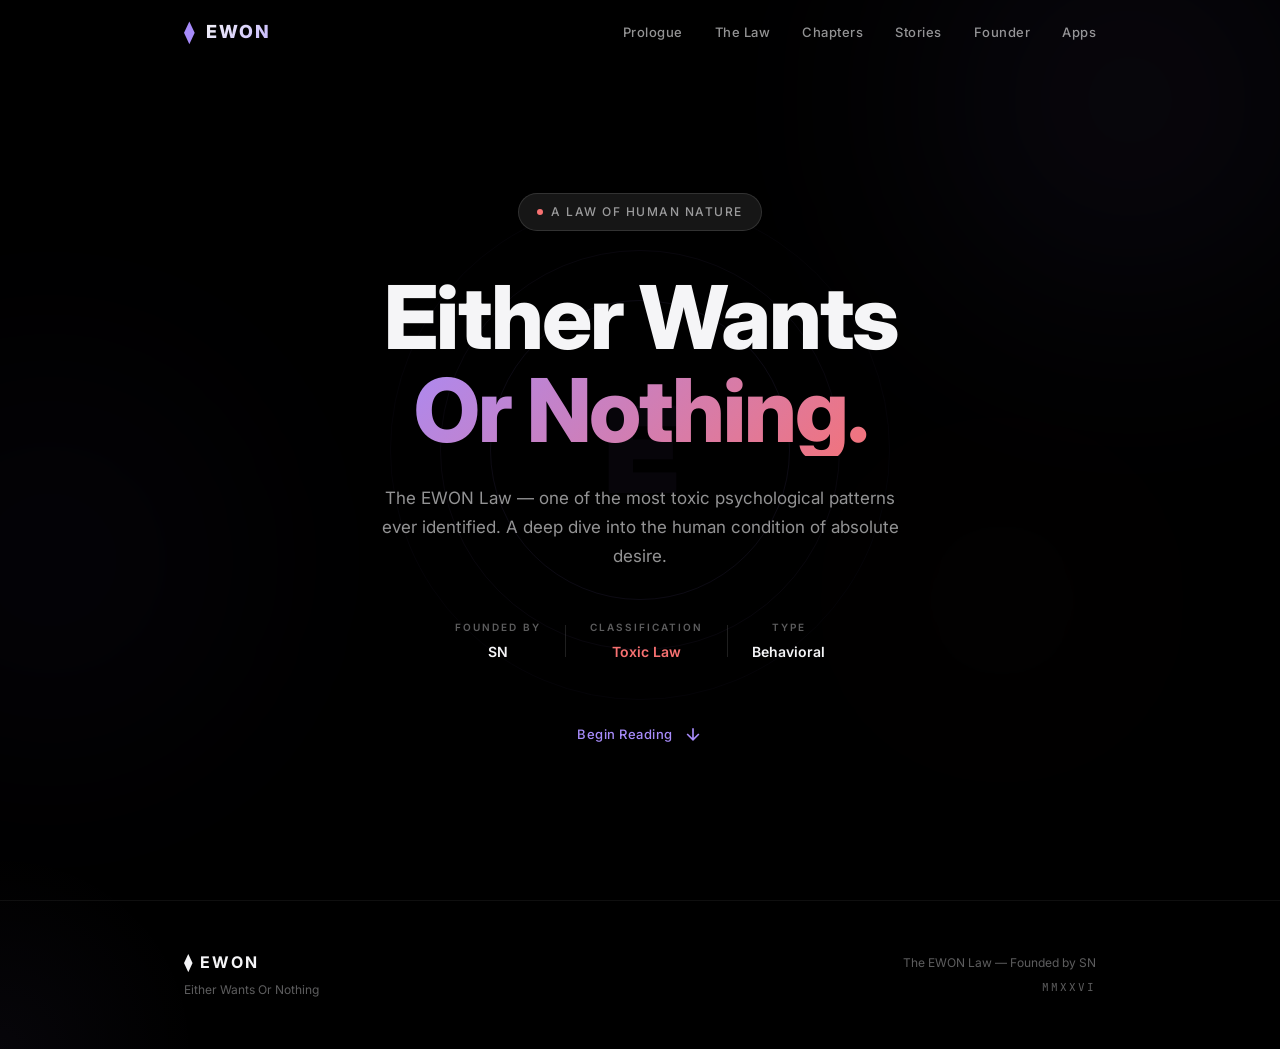
<file: index.html>
<!DOCTYPE html>
<html lang="en">
<head>
    <meta charset="UTF-8">
    <meta name="viewport" content="width=device-width, initial-scale=1.0">
    <title>EWON Law — Either Wants Or Nothing</title>
    <meta name="description" content="The EWON Law: Either Wants Or Nothing. One of the most toxic psychological laws ever observed. Founded by SN.">
    <meta name="keywords" content="EWON, Either Wants Or Nothing, EWON Law, SN, psychology, toxic laws">
    <meta name="author" content="SN">
    <meta name="theme-color" content="#000000">
    <link rel="preconnect" href="https://fonts.googleapis.com">
    <link rel="preconnect" href="https://fonts.gstatic.com" crossorigin>
    <link href="https://fonts.googleapis.com/css2?family=SF+Pro+Display:wght@300;400;500;600;700&family=Inter:wght@300;400;500;600;700;800;900&family=Playfair+Display:ital,wght@0,400;0,500;0,600;0,700;1,400;1,500&family=JetBrains+Mono:wght@400;500&display=swap" rel="stylesheet">
    <link rel="stylesheet" href="style.css">
</head>
<body>
    <!-- Ambient Background -->
    <div class="ambient-bg">
        <div class="ambient-orb orb-1"></div>
        <div class="ambient-orb orb-2"></div>
        <div class="ambient-orb orb-3"></div>
    </div>

    <!-- Navigation -->
    <nav class="nav" id="navbar">
        <div class="nav-inner">
            <a href="/" class="nav-logo" data-route>
                <span class="logo-icon">⧫</span>
                <span class="logo-text">EWON</span>
            </a>
            <div class="nav-links">
                <a href="/prologue" class="nav-link" data-route>Prologue</a>
                <a href="/the-law" class="nav-link" data-route>The Law</a>
                <a href="/chapters" class="nav-link" data-route>Chapters</a>
                <a href="/stories" class="nav-link" data-route>Stories</a>
                <a href="/founder" class="nav-link" data-route>Founder</a>
                <a href="/apps" class="nav-link" data-route>Apps</a>
            </div>
            <button class="nav-menu-btn" id="menuBtn" aria-label="Menu">
                <span></span>
                <span></span>
                <span></span>
            </button>
        </div>
    </nav>

    <!-- Mobile Menu -->
    <div class="mobile-menu" id="mobileMenu">
        <div class="mobile-menu-inner">
            <a href="/prologue" class="mobile-link" data-route>Prologue</a>
            <a href="/the-law" class="mobile-link" data-route>The Law</a>
            <a href="/chapters" class="mobile-link" data-route>Chapters</a>
            <a href="/stories" class="mobile-link" data-route>Stories</a>
            <a href="/founder" class="mobile-link" data-route>Founder</a>
            <a href="/apps" class="mobile-link" data-route>Apps</a>
        </div>
    </div>

    <!-- Hero Section -->
    <section class="hero page active" id="hero" data-page="/">
        <div class="hero-content">
            <div class="hero-badge animate-in">
                <span class="badge-dot"></span>
                <span>A Law of Human Nature</span>
            </div>
            <h1 class="hero-title animate-in">
                <span class="title-line">Either Wants</span>
                <span class="title-line accent">Or Nothing.</span>
            </h1>
            <p class="hero-subtitle animate-in">
                The EWON Law — one of the most toxic psychological patterns ever identified. 
                A deep dive into the human condition of absolute desire.
            </p>
            <div class="hero-meta animate-in">
                <div class="meta-item">
                    <span class="meta-label">Founded by</span>
                    <span class="meta-value">SN</span>
                </div>
                <div class="meta-divider"></div>
                <div class="meta-item">
                    <span class="meta-label">Classification</span>
                    <span class="meta-value toxic-tag">Toxic Law</span>
                </div>
                <div class="meta-divider"></div>
                <div class="meta-item">
                    <span class="meta-label">Type</span>
                    <span class="meta-value">Behavioral</span>
                </div>
            </div>
            <a href="/prologue" class="hero-scroll animate-in" data-route>
                <span>Begin Reading</span>
                <svg width="20" height="20" viewBox="0 0 24 24" fill="none" stroke="currentColor" stroke-width="2">
                    <path d="M12 5v14M19 12l-7 7-7-7"/>
                </svg>
            </a>
        </div>
        <div class="hero-visual">
            <div class="visual-ring ring-1"></div>
            <div class="visual-ring ring-2"></div>
            <div class="visual-ring ring-3"></div>
            <div class="visual-symbol">E</div>
        </div>
    </section>

    <!-- Prologue -->
    <section class="chapter-section page" id="prologue" data-page="/prologue">
        <div class="container">
            <div class="chapter-header animate-on-scroll">
                <span class="chapter-number">Prologue</span>
                <h2 class="chapter-title">Before We Begin</h2>
                <div class="chapter-line"></div>
            </div>
            <div class="chapter-body">
                <div class="prose animate-on-scroll">
                    <p class="drop-cap">
                        There are laws that govern physics, laws that govern nations, and then there are laws that govern the darkest corners of human psychology. The EWON Law belongs to the latter — a silent, destructive force that operates within the minds of millions, often without their awareness.
                    </p>
                    <p>
                        This is not a law written in any constitution. It is not taught in schools. It is not debated in parliaments. Yet, it influences decisions every single day — from the smallest choices to life-altering ones. It is the invisible hand that guides people toward self-destruction under the illusion of self-respect.
                    </p>
                    <p>
                        We have all witnessed it — in ourselves, in the people we love, in strangers whose stories we'll never fully know. The colleague who quit a good job because it wasn't the <em>perfect</em> job. The friend who ended a relationship because the other person loved them in the wrong way. The child who refused dinner because it wasn't the dish they had imagined. These are not isolated incidents. They are symptoms of something deeper, something structural in the human psyche.
                    </p>
                    <p>
                        What you are about to read is a complete dissection of this law. Treat this as a book — each chapter revealing a deeper layer of the EWON mindset. By the end, you will not only understand this law, you will recognize it in yourself, in others, and in the very fabric of human behavior. And perhaps — just perhaps — that recognition will be the first crack in the cage.
                    </p>
                </div>
                <div class="quote-block animate-on-scroll">
                    <blockquote>
                        "The most dangerous prison is the one you build around your own desires."
                    </blockquote>
                    <cite>— On the nature of EWON</cite>
                </div>
                <div class="page-navigation animate-on-scroll">
                    <a href="/the-law" class="btn-next" data-route>
                        <span class="nav-direction">Next Chapter</span>
                        <span class="nav-title">Chapter I: The Law Defined <span class="nav-arrow">→</span></span>
                    </a>
                </div>
            </div>
        </div>
    </section>

    <!-- Definition Section -->
    <section class="definition-section page" id="definition" data-page="/the-law">
        <div class="container">
            <div class="chapter-header animate-on-scroll">
                <span class="chapter-number">Chapter I</span>
                <h2 class="chapter-title">The Law Defined</h2>
                <div class="chapter-line"></div>
            </div>
            <div class="definition-card animate-on-scroll">
                <div class="def-accent-bar"></div>
                <div class="def-content">
                    <div class="def-label">EWON — Either Wants Or Nothing</div>
                    <div class="def-text">
                        <p>If you cannot get exactly what you want, you walk away with <em>nothing</em>. There is no compromise. There is no alternative. There is no second option. It is either the exact thing you desire — or complete emptiness.</p>
                    </div>
                    <div class="def-formula">
                        <span class="formula-symbol">Desire(X)</span>
                        <span class="formula-operator">→</span>
                        <span class="formula-result">X <span class="formula-or">or</span> ∅</span>
                    </div>
                </div>
            </div>

            <div class="example-section animate-on-scroll">
                <h3 class="section-subtitle">The Restaurant Parable</h3>
                <div class="example-card">
                    <div class="example-scene">
                        <div class="scene-icon"><svg width="32" height="32" viewBox="0 0 24 24" fill="none" stroke="currentColor" stroke-width="1.5" stroke-linecap="round" stroke-linejoin="round"><path d="M3 2v7c0 1.1.9 2 2 2h4a2 2 0 0 0 2-2V2"/><path d="M7 2v20"/><path d="M21 15V2a5 5 0 0 0-5 5v6c0 1.1.9 2 2 2h3Zm0 0v7"/></svg></div>
                        <div class="scene-content">
                            <p>You enter a restaurant. You are <strong>starving</strong>. Your body needs food. Your mind has already decided — you want <strong>Item X</strong>.</p>
                            <p>The waiter approaches. <em>"I'm sorry, Item X is not available today. But we have Item Y — it's excellent."</em></p>
                            <p>A rational person would order Item Y. They would eat. They would survive.</p>
                        </div>
                    </div>
                    <div class="scene-divider">
                        <span>But under EWON's Law...</span>
                    </div>
                    <div class="example-scene ewon-scene">
                        <div class="scene-icon"><svg width="32" height="32" viewBox="0 0 24 24" fill="none" stroke="currentColor" stroke-width="1.5" stroke-linecap="round" stroke-linejoin="round"><circle cx="12" cy="12" r="10"/><line x1="4.93" y1="4.93" x2="19.07" y2="19.07"/></svg></div>
                        <div class="scene-content">
                            <p>You decline Item Y. You stand up. You leave the restaurant. You choose to <strong>starve</strong>. You choose <strong>nothing</strong> — because you couldn't have <em>exactly</em> what you wanted.</p>
                            <p class="scene-emphasis">This is EWON. This is the law in its purest, most terrifying form.</p>
                        </div>
                    </div>
                </div>
                <div class="page-navigation animate-on-scroll">
                    <a href="/chapters" class="btn-next" data-route>
                        <span class="nav-direction">Next Chapter</span>
                        <span class="nav-title">Chapter II: The Psychology <span class="nav-arrow">→</span></span>
                    </a>
                </div>
            </div>
        </div>
    </section>

    <!-- Chapter II: The Psychology -->
    <section class="chapter-section dark-chapter page" id="chapters" data-page="/chapters">
        <div class="container">
            <div class="chapter-header animate-on-scroll">
                <span class="chapter-number">Chapter II</span>
                <h2 class="chapter-title">The Psychology Behind EWON</h2>
                <div class="chapter-line"></div>
            </div>
            <div class="chapter-body">
                <div class="prose animate-on-scroll">
                    <p class="drop-cap">
                        To understand why EWON is classified among the most toxic laws, we must journey into the architecture of human desire. At its core, EWON is not about the object of desire — it is about the <em>identity</em> attached to that desire.
                    </p>
                    <p>
                        When a person operating under EWON wants something, the wanting becomes part of who they are. The desire fuses with their ego, their self-image, their sense of worth. To accept an alternative is not merely to change a preference — it is to betray oneself. The wanting is no longer a direction; it is a definition.
                    </p>
                    <p>
                        Psychologically, this fusion operates at the level of identity threat. When someone says "I want X," they are often saying "I am the kind of person who has X." The desire becomes a load-bearing wall of the self. Remove it — or worse, replace it — and the entire psychological structure feels threatened. The brain processes the alternative not as a solution, but as an <em>attack</em>.
                    </p>
                    <p>
                        This is why EWON individuals react to alternatives with disgust, not disappointment. Disappointment is rational — it acknowledges loss. Disgust is visceral — it rejects contamination. When someone under EWON says "I'd rather have nothing," they are not making a calculated decision. They are defending their sense of self from what feels like corruption.
                    </p>
                </div>

                <div class="pillars-grid animate-on-scroll">
                    <div class="pillar-card">
                        <div class="pillar-number">01</div>
                        <h4>Identity Fusion</h4>
                        <p>The person merges their identity with the specific desire. "I am someone who wants X" becomes "I am X." Any deviation feels like self-destruction.</p>
                    </div>
                    <div class="pillar-card">
                        <div class="pillar-number">02</div>
                        <h4>Binary Thinking</h4>
                        <p>The world is divided into exactly two states: perfection or void. There is no spectrum, no gradient, no middle ground. Everything exists in absolutes.</p>
                    </div>
                    <div class="pillar-card">
                        <div class="pillar-number">03</div>
                        <h4>Disguised Pride</h4>
                        <p>EWON often masquerades as high standards or self-respect. "I won't settle for less" sounds noble — until you realize "less" means "anything other than exactly this."</p>
                    </div>
                    <div class="pillar-card">
                        <div class="pillar-number">04</div>
                        <h4>Self-Sabotage Loop</h4>
                        <p>Each time the person walks away with nothing, they reinforce the behavior. The pain of emptiness becomes familiar — even comfortable. The loop tightens.</p>
                    </div>
                </div>
                <div class="page-navigation animate-on-scroll">
                    <a href="/manifestations" class="btn-next" data-route>
                        <span class="nav-direction">Next Chapter</span>
                        <span class="nav-title">Chapter III: Where It Manifests <span class="nav-arrow">→</span></span>
                    </a>
                </div>
            </div>
        </div>
    </section>

    <!-- Chapter III: Manifestations -->
    <section class="chapter-section page" id="manifestations" data-page="/manifestations">
        <div class="container">
            <div class="chapter-header animate-on-scroll">
                <span class="chapter-number">Chapter III</span>
                <h2 class="chapter-title">Where EWON Manifests</h2>
                <div class="chapter-line"></div>
            </div>
            <div class="chapter-body">
                <div class="prose animate-on-scroll">
                    <p class="drop-cap">
                        The EWON Law does not confine itself to restaurants and food. It bleeds into every dimension of human existence. Once you learn to recognize it, you will see it everywhere — in relationships, careers, dreams, and daily life. It is a virus that infects the decision-making apparatus itself.
                    </p>
                    <p>
                        What makes EWON's reach so vast is its adaptability. It doesn't require grand ambitions or dramatic stakes. It operates with equal force on trivial decisions and monumental ones. The person who refuses to watch any movie except the one they had in mind operates under the same law as the person who refuses to love anyone except the one who left. The scale changes; the mechanism is identical.
                    </p>
                    <p>
                        Below are the primary domains where EWON manifests most destructively. But understand this: these are not exhaustive. EWON lives wherever a human being makes a choice — which is to say, it lives everywhere.
                    </p>
                </div>

                <div class="manifestation-list">
                    <div class="manifestation-item animate-on-scroll">
                        <div class="manifest-icon">
                            <svg width="28" height="28" viewBox="0 0 24 24" fill="none" stroke="currentColor" stroke-width="1.5">
                                <path d="M20.84 4.61a5.5 5.5 0 0 0-7.78 0L12 5.67l-1.06-1.06a5.5 5.5 0 0 0-7.78 7.78l1.06 1.06L12 21.23l7.78-7.78 1.06-1.06a5.5 5.5 0 0 0 0-7.78z"/>
                            </svg>
                        </div>
                        <div class="manifest-content">
                            <h4>Relationships</h4>
                            <p>"If I can't be with <em>that</em> person, I'd rather be alone forever." The EWON individual rejects genuine connections because they don't match the exact image in their mind. They choose loneliness over an imperfect love — and call it dignity.</p>
                        </div>
                    </div>

                    <div class="manifestation-item animate-on-scroll">
                        <div class="manifest-icon">
                            <svg width="28" height="28" viewBox="0 0 24 24" fill="none" stroke="currentColor" stroke-width="1.5">
                                <rect x="2" y="7" width="20" height="14" rx="2" ry="2"/><path d="M16 21V5a2 2 0 0 0-2-2h-4a2 2 0 0 0-2 2v16"/>
                            </svg>
                        </div>
                        <div class="manifest-content">
                            <h4>Career & Ambition</h4>
                            <p>"If I can't be a CEO, I won't work at all." The dream job or nothing. The specific role or unemployment. EWON turns ambition into a weapon against the self — every opportunity that isn't <em>the</em> opportunity is discarded.</p>
                        </div>
                    </div>

                    <div class="manifestation-item animate-on-scroll">
                        <div class="manifest-icon">
                            <svg width="28" height="28" viewBox="0 0 24 24" fill="none" stroke="currentColor" stroke-width="1.5">
                                <path d="M12 2L2 7l10 5 10-5-10-5z"/><path d="M2 17l10 5 10-5"/><path d="M2 12l10 5 10-5"/>
                            </svg>
                        </div>
                        <div class="manifest-content">
                            <h4>Education & Learning</h4>
                            <p>"If I can't get into <em>that</em> university, I won't study anywhere." A specific institution becomes the only acceptable path. Every other door is invisible — not because it doesn't exist, but because EWON refuses to see it.</p>
                        </div>
                    </div>

                    <div class="manifestation-item animate-on-scroll">
                        <div class="manifest-icon">
                            <svg width="28" height="28" viewBox="0 0 24 24" fill="none" stroke="currentColor" stroke-width="1.5">
                                <circle cx="12" cy="12" r="10"/><path d="M8 14s1.5 2 4 2 4-2 4-2"/><line x1="9" y1="9" x2="9.01" y2="9"/><line x1="15" y1="9" x2="15.01" y2="9"/>
                            </svg>
                        </div>
                        <div class="manifest-content">
                            <h4>Daily Life & Decisions</h4>
                            <p>From choosing what to eat, what to wear, where to go — EWON infiltrates the mundane. "If the blue one isn't available, I don't want any color." The person leaves empty-handed, having chosen absence over adaptation.</p>
                        </div>
                    </div>

                    <div class="manifestation-item animate-on-scroll">
                        <div class="manifest-icon">
                            <svg width="28" height="28" viewBox="0 0 24 24" fill="none" stroke="currentColor" stroke-width="1.5">
                                <path d="M17 21v-2a4 4 0 0 0-4-4H5a4 4 0 0 0-4 4v2"/><circle cx="9" cy="7" r="4"/><path d="M23 21v-2a4 4 0 0 0-3-3.87"/><path d="M16 3.13a4 4 0 0 1 0 7.75"/>
                            </svg>
                        </div>
                        <div class="manifest-content">
                            <h4>Friendships & Social Bonds</h4>
                            <p>"If they can't be my best friend, they're nothing to me." EWON creates an all-or-nothing framework for human connection. Acquaintances are worthless. Casual friendships are meaningless. It's either the deepest bond — or complete isolation.</p>
                        </div>
                    </div>
                </div>
                <div class="page-navigation animate-on-scroll">
                    <a href="/toxicity" class="btn-next" data-route>
                        <span class="nav-direction">Next Chapter</span>
                        <span class="nav-title">Chapter IV: Why EWON is Toxic <span class="nav-arrow">→</span></span>
                    </a>
                </div>
            </div>
        </div>
    </section>

    <!-- Chapter IV: The Toxicity -->
    <section class="chapter-section dark-chapter page" id="toxicity" data-page="/toxicity">
        <div class="container">
            <div class="chapter-header animate-on-scroll">
                <span class="chapter-number">Chapter IV</span>
                <h2 class="chapter-title">Why EWON is Toxic</h2>
                <div class="chapter-line"></div>
            </div>
            <div class="chapter-body">
                <div class="prose animate-on-scroll">
                    <p class="drop-cap">
                        The word "toxic" is not used lightly. The EWON Law is toxic because it does not announce itself as destruction — it announces itself as <em>strength</em>. It wears the mask of conviction, of knowing what you want, of refusing to settle. And behind that mask, it systematically dismantles a person's life.
                    </p>
                    <p>
                        Most destructive forces in psychology are recognizable — addiction, anger, fear. They come with warning labels built into the human experience. But EWON carries no warning. It carries a <em>reward signal</em>. Every time someone walks away with nothing, they feel a surge of righteousness. "I stayed true to myself." "I didn't compromise my values." The brain rewards the behavior with a hit of moral superiority, making it almost indistinguishable from genuine integrity.
                    </p>
                    <p>
                        This is what makes EWON uniquely dangerous: it weaponizes virtue. It takes the universally admired trait of knowing what you want and corrupts it into a tool of self-destruction. The person doesn't see the toxicity because the toxicity is dressed in the clothing of their highest values. They are poisoned by their own principles.
                    </p>
                </div>

                <div class="toxicity-grid animate-on-scroll">
                    <div class="toxic-card">
                        <div class="toxic-icon"><svg viewBox="0 0 24 24" fill="none" stroke="currentColor" stroke-width="1.5" stroke-linecap="round" stroke-linejoin="round"><rect x="3" y="11" width="18" height="11" rx="2" ry="2"/><path d="M7 11V7a5 5 0 0 1 10 0v4"/></svg></div>
                        <h4>It Imprisons Choice</h4>
                        <p>By reducing every decision to binary — this or nothing — EWON eliminates the entire spectrum of possibility. A world of options becomes a prison with one door, and when that door is locked, the person sits in darkness by choice.</p>
                    </div>
                    <div class="toxic-card">
                        <div class="toxic-icon"><svg viewBox="0 0 24 24" fill="none" stroke="currentColor" stroke-width="1.5" stroke-linecap="round" stroke-linejoin="round"><path d="M12 3C7.03 3 3 7.03 3 12s4.03 9 9 9 9-4.03 9-9"/><path d="M21 3v9h-9"/></svg></div>
                        <h4>It Disguises Itself</h4>
                        <p>EWON never looks like what it is. It looks like standards. It looks like ambition. It looks like self-respect. The person practicing EWON often believes they are the strongest person in the room — when they are actually the most fragile.</p>
                    </div>
                    <div class="toxic-card">
                        <div class="toxic-icon"><svg viewBox="0 0 24 24" fill="none" stroke="currentColor" stroke-width="1.5" stroke-linecap="round" stroke-linejoin="round"><path d="M12 12c-2-2.67-6-2.67-6 0s4 2.67 6 0 6-2.67 6 0-4 2.67-6 0Z"/><circle cx="12" cy="12" r="10"/></svg></div>
                        <h4>It Creates a Void</h4>
                        <p>Every time someone walks away with nothing, they add to the emptiness within themselves. Over time, the person is not defined by what they wanted — but by everything they refused. They become a monument to their own refusal.</p>
                    </div>
                    <div class="toxic-card">
                        <div class="toxic-icon"><svg viewBox="0 0 24 24" fill="none" stroke="currentColor" stroke-width="1.5" stroke-linecap="round" stroke-linejoin="round"><path d="M10 13a5 5 0 0 0 7.54.54l3-3a5 5 0 0 0-7.07-7.07l-1.72 1.71"/><path d="M14 11a5 5 0 0 0-7.54-.54l-3 3a5 5 0 0 0 7.07 7.07l1.71-1.71"/></svg></div>
                        <h4>It Is Self-Reinforcing</h4>
                        <p>The more you practice EWON, the more natural it feels. The brain rewires itself to see compromise as weakness. Flexibility becomes betrayal. Adaptation becomes failure. The law strengthens itself with every application.</p>
                    </div>
                    <div class="toxic-card">
                        <div class="toxic-icon"><svg viewBox="0 0 24 24" fill="none" stroke="currentColor" stroke-width="1.5" stroke-linecap="round" stroke-linejoin="round"><path d="M12 8V4H8"/><rect x="2" y="2" width="20" height="20" rx="5" ry="5"/><path d="M8 14s1.5 2 4 2 4-2 4-2"/><line x1="9" y1="9" x2="9.01" y2="9"/><line x1="15" y1="9" x2="15.01" y2="9"/></svg></div>
                        <h4>It Punishes Growth</h4>
                        <p>Growth requires change. Change requires accepting what is — not demanding what should be. EWON is fundamentally anti-growth. It freezes the person in a single frame of desire, forever waiting for a picture that may never come.</p>
                    </div>
                    <div class="toxic-card">
                        <div class="toxic-icon"><svg viewBox="0 0 24 24" fill="none" stroke="currentColor" stroke-width="1.5" stroke-linecap="round" stroke-linejoin="round"><path d="M20.84 4.61a5.5 5.5 0 0 0-7.78 0L12 5.67l-1.06-1.06a5.5 5.5 0 0 0-7.78 7.78l1.06 1.06L12 21.23l7.78-7.78 1.06-1.06a5.5 5.5 0 0 0 0-7.78z"/><line x1="12" y1="8" x2="12" y2="16"/></svg></div>
                        <h4>It Destroys Relationships</h4>
                        <p>No human being is perfect. No relationship matches the exact template in someone's mind. EWON forces people to discard real, meaningful connections because they don't match an imaginary ideal. The result is always the same: solitude.</p>
                    </div>
                </div>
                <div class="page-navigation animate-on-scroll">
                    <a href="/anatomy" class="btn-next" data-route>
                        <span class="nav-direction">Next Chapter</span>
                        <span class="nav-title">Chapter V: The Anatomy <span class="nav-arrow">→</span></span>
                    </a>
                </div>
            </div>
        </div>
    </section>

    <!-- Chapter V: The Anatomy -->
    <section class="chapter-section page" id="anatomy" data-page="/anatomy">
        <div class="container">
            <div class="chapter-header animate-on-scroll">
                <span class="chapter-number">Chapter V</span>
                <h2 class="chapter-title">The Anatomy of an EWON Decision</h2>
                <div class="chapter-line"></div>
            </div>
            <div class="chapter-body">
                <div class="prose animate-on-scroll">
                    <p class="drop-cap">
                        Every EWON decision follows a precise, predictable pattern. Understanding this pattern is the first step toward recognizing it — and perhaps, eventually, breaking free from it. Let us dissect the anatomy of an EWON moment.
                    </p>
                </div>

                <div class="timeline animate-on-scroll">
                    <div class="timeline-item">
                        <div class="timeline-marker">
                            <span>1</span>
                        </div>
                        <div class="timeline-content">
                            <h4>The Fixation</h4>
                            <p>It begins with a specific desire. Not a vague want — a <em>precise, crystallized</em> image. The person doesn't just want food; they want <em>that</em> food. Not just any success; <em>that exact</em> success. The specificity is absolute.</p>
                        </div>
                    </div>
                    <div class="timeline-item">
                        <div class="timeline-marker">
                            <span>2</span>
                        </div>
                        <div class="timeline-content">
                            <h4>The Confrontation</h4>
                            <p>Reality presents a barrier. The desired thing is unavailable, delayed, modified, or different from the mental image. An alternative exists — often a perfectly good one. But it is not <em>the</em> thing.</p>
                        </div>
                    </div>
                    <div class="timeline-item">
                        <div class="timeline-marker">
                            <span>3</span>
                        </div>
                        <div class="timeline-content">
                            <h4>The Internal War</h4>
                            <p>For a brief moment, rationality and EWON battle within the mind. Logic says "take what's available." EWON whispers "if it's not exactly what you wanted, it's worthless." This battle is short — EWON almost always wins.</p>
                        </div>
                    </div>
                    <div class="timeline-item">
                        <div class="timeline-marker">
                            <span>4</span>
                        </div>
                        <div class="timeline-content">
                            <h4>The Rejection</h4>
                            <p>The alternative is declined. Not with anger — often with an eerie calm. "No, thank you." "I'm fine." "I don't need it." The rejection feels dignified. It feels like a choice. It is, in reality, a surrender.</p>
                        </div>
                    </div>
                    <div class="timeline-item">
                        <div class="timeline-marker">
                            <span>5</span>
                        </div>
                        <div class="timeline-content">
                            <h4>The Emptiness</h4>
                            <p>The person walks away with nothing. There is a brief sense of pride — "I stayed true to what I wanted." But soon, the emptiness settles. The hunger remains. The need is unmet. And the person carries both the original desire and a new burden of self-inflicted loss.</p>
                        </div>
                    </div>
                </div>
                <div class="page-navigation animate-on-scroll">
                    <a href="/paradox" class="btn-next" data-route>
                        <span class="nav-direction">Next Chapter</span>
                        <span class="nav-title">Chapter VI: The Paradox <span class="nav-arrow">→</span></span>
                    </a>
                </div>
            </div>
        </div>
    </section>

    <!-- Chapter VI: The Paradox -->
    <section class="chapter-section dark-chapter page" id="paradox" data-page="/paradox">
        <div class="container">
            <div class="chapter-header animate-on-scroll">
                <span class="chapter-number">Chapter VI</span>
                <h2 class="chapter-title">The Great Paradox</h2>
                <div class="chapter-line"></div>
            </div>
            <div class="chapter-body">
                <div class="prose animate-on-scroll">
                    <p class="drop-cap">
                        Here lies the cruel irony of the EWON Law: the person who follows it believes they are exercising supreme control over their life. They believe they are the master of their destiny, refusing to bow to circumstance. But in truth, they are the most controlled of all — controlled by a single, rigid expectation.
                    </p>
                    <p>
                        The flexible person adapts. The rigid person breaks. EWON guarantees rigidity. It guarantees that when life doesn't deliver the exact script, the entire play is cancelled. Not postponed, not rewritten — <em>cancelled</em>.
                    </p>
                    <p>
                        Consider the paradox more deeply: the EWON individual claims to have high standards. But high standards, by definition, allow for a <em>range</em> at the top. EWON doesn't allow a range — it allows a single point. A single, infinitely narrow point of acceptance in an infinitely wide universe of possibility.
                    </p>
                </div>

                <div class="paradox-visual animate-on-scroll">
                    <div class="paradox-item">
                        <div class="paradox-label">What EWON <span>Claims</span></div>
                        <div class="paradox-desc">"I have high standards and I know what I deserve."</div>
                    </div>
                    <div class="paradox-vs">VS</div>
                    <div class="paradox-item">
                        <div class="paradox-label">What EWON <span>Delivers</span></div>
                        <div class="paradox-desc">"I have nothing — because nothing was ever exactly right."</div>
                    </div>
                </div>

                <div class="quote-block animate-on-scroll">
                    <blockquote>
                        "The person who wants everything exactly their way will eventually possess nothing at all. That is not strength — that is the most elegant form of self-destruction."
                    </blockquote>
                    <cite>— The EWON Paradox</cite>
                </div>
                <div class="page-navigation animate-on-scroll">
                    <a href="/mirror" class="btn-next" data-route>
                        <span class="nav-direction">Next Chapter</span>
                        <span class="nav-title">Chapter VII: The Mirror <span class="nav-arrow">→</span></span>
                    </a>
                </div>
            </div>
        </div>
    </section>

    <!-- Chapter VII: The Mirror -->
    <section class="chapter-section page" id="mirror" data-page="/mirror">
        <div class="container">
            <div class="chapter-header animate-on-scroll">
                <span class="chapter-number">Chapter VII</span>
                <h2 class="chapter-title">The Mirror</h2>
                <div class="chapter-line"></div>
            </div>
            <div class="chapter-body">
                <div class="prose animate-on-scroll">
                    <p class="drop-cap">
                        Now comes the most uncomfortable part of this book. The mirror. Because the EWON Law is not just something you observe in others — it is something you may recognize in yourself. Perhaps you have already felt a sting of recognition while reading these pages.
                    </p>
                    <p>
                        Ask yourself these questions honestly:
                    </p>
                </div>

                <div class="mirror-questions animate-on-scroll">
                    <div class="mirror-q">
                        <span class="q-mark">?</span>
                        <p>Have you ever rejected something good because it wasn't perfect?</p>
                    </div>
                    <div class="mirror-q">
                        <span class="q-mark">?</span>
                        <p>Have you ever chosen to go without rather than accept a compromise?</p>
                    </div>
                    <div class="mirror-q">
                        <span class="q-mark">?</span>
                        <p>Have you ever told yourself "I'd rather have nothing" and felt proud of it?</p>
                    </div>
                    <div class="mirror-q">
                        <span class="q-mark">?</span>
                        <p>Have you ever watched an opportunity pass because it wasn't the <em>exact</em> opportunity you envisioned?</p>
                    </div>
                    <div class="mirror-q">
                        <span class="q-mark">?</span>
                        <p>Have you ever pushed someone away because they couldn't give you <em>exactly</em> what you needed?</p>
                    </div>
                </div>

                <div class="prose animate-on-scroll">
                    <p>
                        If you answered yes to even one of these questions, you have experienced the EWON Law firsthand. You have stood at the crossroads of "something" and "nothing" — and you chose nothing. Not because nothing was better, but because it felt truer to who you are.
                    </p>
                    <p>
                        And that is precisely what makes this law so dangerous. It doesn't feel wrong. It feels <em>right</em>. It feels like integrity. It feels like you're the only person honest enough to refuse a world of compromises.
                    </p>
                    <p>
                        But honesty without flexibility is just another cage.
                    </p>
                </div>
                <div class="page-navigation animate-on-scroll">
                    <a href="/epilogue" class="btn-next" data-route>
                        <span class="nav-direction">Next Chapter</span>
                        <span class="nav-title">Epilogue: A Final Word <span class="nav-arrow">→</span></span>
                    </a>
                </div>
            </div>
        </div>
    </section>

    <!-- Epilogue -->
    <section class="chapter-section dark-chapter page" id="epilogue" data-page="/epilogue">
        <div class="container">
            <div class="chapter-header animate-on-scroll">
                <span class="chapter-number">Epilogue</span>
                <h2 class="chapter-title">A Final Word</h2>
                <div class="chapter-line"></div>
            </div>
            <div class="chapter-body">
                <div class="prose animate-on-scroll">
                    <p class="drop-cap">
                        The EWON Law is not a verdict. It is an observation. It is a mirror held up to one of humanity's most deeply ingrained patterns — the pattern of absolute desire. To recognize it is not to be condemned by it. To understand it is the first step toward choosing differently.
                    </p>
                    <p>
                        This law will continue to exist as long as humans exist. It is woven into our psychology, our ego, our deepest need for control. But knowledge is the crack in the cage. Once you see the pattern, you can choose — consciously, deliberately — to break it.
                    </p>
                    <p>
                        Or you can choose not to. After all, that too would be very EWON of you.
                    </p>
                </div>

                <div class="closing-symbol animate-on-scroll">
                    <div class="closing-mark">⧫</div>
                    <p class="closing-text">
                        <strong>EWON</strong> — Either Wants Or Nothing<br>
                        <span class="closing-sub">A law observed and documented by <strong>SN</strong></span>
                    </p>
                </div>
                <div class="page-navigation animate-on-scroll">
                    <a href="/stories" class="btn-next" data-route>
                        <span class="nav-direction">Next Chapter</span>
                        <span class="nav-title">12 Stories of EWON <span class="nav-arrow">→</span></span>
                    </a>
                </div>
            </div>
        </div>
    </section>

    <!-- Stories Section -->
    <section class="chapter-section page" id="stories" data-page="/stories">
        <div class="container">
            <div class="chapter-header animate-on-scroll">
                <span class="chapter-number">The Chronicles</span>
                <h2 class="chapter-title">Twelve Stories of EWON</h2>
                <div class="chapter-line"></div>
            </div>
            <div class="chapter-body">
                <div class="prose animate-on-scroll">
                    <p class="drop-cap">
                        What follows are twelve accounts — some fictional, some inspired by patterns observed in real life — of individuals who lived under the EWON Law. Some were destroyed by it. Some, against all odds, found success through its unforgiving lens. Read them not as judgments, but as mirrors. Each story is a window into the architecture of absolute desire, and the rubble — or the monuments — it leaves behind.
                    </p>
                    <p>
                        Click on any story to unfold its full narrative. These are not summaries. They are lives.
                    </p>
                </div>

                <div class="stories-grid animate-on-scroll">

                    <!-- Story 1 -->
                    <div class="story-card" id="story-1">
                        <div class="story-header">
                            <div class="story-number">01</div>
                            <div class="story-meta">
                                <h3 class="story-title">The Architect Who Built Nothing</h3>
                                <span class="story-outcome outcome-destroyed">Destroyed by EWON</span>
                            </div>
                            <div class="story-toggle"><svg width="16" height="16" viewBox="0 0 24 24" fill="none" stroke="currentColor" stroke-width="2"><path d="M6 9l6 6 6-6"/></svg></div>
                        </div>
                        <div class="story-body">
                            <div class="story-body-inner">
                                <p>Kael was, by every measure that mattered, a brilliant architect. His professors called him generational. His thesis — a floating museum suspended over a lake by tension cables and cantilevered steel — earned him the highest honors his university had ever awarded. The design was breathtaking: a structure that seemed to defy physics, hovering above water like a thought refusing to land. It became his obsession. Not architecture in general — <em>this</em> building. This exact vision.</p>
                                <p>After graduation, offers came. A prestigious firm in Dubai wanted him to design a 40-story residential tower. He declined. A government commission invited him to design a national library. He said no. A tech billionaire offered him complete creative freedom to design a private estate. Kael refused. "It's not the museum," he said each time, as though the words were a prayer that would eventually summon the project into existence.</p>
                                <p>Years passed. Five, then ten, then twenty. Kael worked small jobs — drafting plans for renovations, sketching additions to suburban homes — never building anything of significance. He kept refining the museum in his notebooks, adding details, adjusting angles, perfecting what was already, to everyone else, perfect. The blueprints grew more elaborate with each passing year. The building became more beautiful on paper and more impossible in reality.</p>
                                <p>Colleagues who had graduated with lesser talent built skyscrapers, airports, concert halls. Their names were etched into the skylines of cities around the world. Kael's name appeared nowhere. Not because the world didn't want him — it begged for him. But the world wanted him for the wrong buildings, and under EWON's law, wrong buildings are the same as no buildings at all.</p>
                                <p>Kael died at sixty-seven. His apartment was filled with drawings — hundreds of them — all of the same museum. A floating cathedral of glass and steel that existed only in ink and imagination. His portfolio was empty of completed works. His obituary was three sentences long. The world never saw what Kael could create, not because he lacked talent, but because he demanded that his talent serve only one vision. And that vision never called back.</p>
                            </div>
                        </div>
                    </div>

                    <!-- Story 2 -->
                    <div class="story-card" id="story-2">
                        <div class="story-header">
                            <div class="story-number">02</div>
                            <div class="story-meta">
                                <h3 class="story-title">The Girl Who Waited Forever</h3>
                                <span class="story-outcome outcome-destroyed">Destroyed by EWON</span>
                            </div>
                            <div class="story-toggle"><svg width="16" height="16" viewBox="0 0 24 24" fill="none" stroke="currentColor" stroke-width="2"><path d="M6 9l6 6 6-6"/></svg></div>
                        </div>
                        <div class="story-body">
                            <div class="story-body-inner">
                                <p>Lena fell in love at nineteen. It was the kind of love that rearranges the furniture of your soul — sudden, total, and chemically violent. His name was Mikhail. They spent one summer together before his family relocated to another country. No dramatic breakup, no betrayal — just geography, pulling them apart like pages from a binding.</p>
                                <p>She decided, in the quiet aftermath of his departure, that if it wasn't Mikhail, it would be no one. This was not a decision made in grief. It was made in conviction. She believed, with the certainty of someone who has never been wrong, that what she felt at nineteen was the ceiling of human emotion. Everything else would be a downgrade. And Lena did not downgrade.</p>
                                <p>Suitors came. A doctor who adored her. A musician who wrote songs about her laughter. A childhood friend who had loved her silently for a decade. She rejected them all — not cruelly, but completely. She wasn't comparing them to Mikhail the person. She was comparing them to the <em>feeling</em> Mikhail gave her at nineteen. And since no two moments in life are identical, no one could replicate it. The feeling she chased was not a man — it was a timestamp.</p>
                                <p>At thirty-five, she learned that Mikhail had married. She felt nothing — or rather, she felt something she refused to name. At forty, she attended a friend's wedding and sat alone at a table meant for two. At forty-five, her apartment was beautiful, meticulously arranged, and silent. She had a career, hobbies, routines. But the space beside her in bed was always empty, preserved like a museum exhibit of what could have been.</p>
                                <p>Lena didn't mourn Mikhail. She mourned the version of love she refused to let evolve. She had held the feeling so tightly that it fossilized in her hands — perfectly preserved, utterly lifeless. She chose the memory of fire over the warmth of a real flame. And memories, no matter how vivid, cannot keep you warm at night.</p>
                            </div>
                        </div>
                    </div>

                    <!-- Story 3 -->
                    <div class="story-card" id="story-3">
                        <div class="story-header">
                            <div class="story-number">03</div>
                            <div class="story-meta">
                                <h3 class="story-title">The Dropout Millionaire</h3>
                                <span class="story-outcome outcome-survived">Survived EWON</span>
                            </div>
                            <div class="story-toggle"><svg width="16" height="16" viewBox="0 0 24 24" fill="none" stroke="currentColor" stroke-width="2"><path d="M6 9l6 6 6-6"/></svg></div>
                        </div>
                        <div class="story-body">
                            <div class="story-body-inner">
                                <p>Idris wanted MIT. Not Stanford, not Caltech, not any of the other institutions that would have been honored to have him. MIT. He had visited the campus at sixteen, walked through the Infinite Corridor, and felt something click into place inside his chest. This was where he belonged. This was the only door he would walk through.</p>
                                <p>He applied. He was rejected. The letter was polite, formulaic, devastating. His mother suggested other universities — excellent ones, some with better programs in his specific interest. His teachers offered to write additional recommendations. Idris refused everything. Under EWON's law, a university that wasn't MIT was not a university at all. It was a consolation prize, and Idris did not accept consolation prizes.</p>
                                <p>So he stayed home. He didn't enroll anywhere. Instead, he sat in his childhood bedroom and started coding. Not because he had a plan — because he had nothing else. The nothing that EWON gave him became a vacuum, and into that vacuum, he poured twelve hours a day of raw, undirected effort. He built applications no one asked for. He solved problems no one posed. He learned by failing, alone, with no curriculum and no credential.</p>
                                <p>Two years later, he built an app. A simple tool for freelancers to manage invoices. He launched it with zero marketing budget. It went viral — not because it was revolutionary, but because it was exactly what a million people needed at exactly the right moment. Within eighteen months, the app had four million users. By twenty-six, Idris was worth forty million dollars. He bought a house three miles from MIT's campus. He never set foot inside.</p>
                                <p>The world called him a genius. A visionary. A dropout who proved that formal education was unnecessary. But Idris knew the truth — he had succeeded not <em>because</em> of EWON, but <em>despite</em> it. He had fallen into the one-in-a-million scenario where the nothing led somewhere. For every Idris, there are ten thousand others sitting in their bedrooms, coding into a void that never answers. He was the exception that EWON uses to justify its rule. And exceptions, by definition, prove nothing.</p>
                            </div>
                        </div>
                    </div>

                    <!-- Story 4 -->
                    <div class="story-card" id="story-4">
                        <div class="story-header">
                            <div class="story-number">04</div>
                            <div class="story-meta">
                                <h3 class="story-title">The Chef Who Starved</h3>
                                <span class="story-outcome outcome-destroyed">Destroyed by EWON</span>
                            </div>
                            <div class="story-toggle"><svg width="16" height="16" viewBox="0 0 24 24" fill="none" stroke="currentColor" stroke-width="2"><path d="M6 9l6 6 6-6"/></svg></div>
                        </div>
                        <div class="story-body">
                            <div class="story-body-inner">
                                <p>Priya could make fire dance on a plate. Her spices sang. Her sauces told stories. Everyone who ate her food said the same thing: "You need to open a restaurant." And Priya agreed — but only in one location. A corner building on Marigold Street in her hometown, with red brick walls and a patio that caught the evening light. She had walked past it every day as a child. She had decided, at twelve years old, that this was where her restaurant would live.</p>
                                <p>The building was owned by an elderly man who used it as storage. It was never listed for sale. Priya visited him every year to ask if he'd sell. Every year, he said no. Politely, firmly, no. Meanwhile, the world opened its arms. A food truck investor offered capital. A landlord in the next town offered a gorgeous space at below-market rent. A franchise company wanted to build her brand nationwide. Priya said no to everything. It wasn't Marigold Street. It wasn't the red brick. It wasn't the patio with the evening light.</p>
                                <p>She took a job as a line cook at a chain restaurant. She spent thirty years preparing other people's recipes in other people's kitchens, her own genius confined to the margins of shift meals and staff snacks. Her colleagues tasted her real cooking and wept — not from the food, but from the waste. Here was a woman who could have changed how a city ate, and she was julienning carrots for minimum wage.</p>
                                <p>The building on Marigold Street was eventually demolished to make way for a parking lot. Priya watched the wrecking ball from across the street. She didn't cry. She didn't react at all. The dream had already been dead for years — not killed by the demolition, but by the decades of inaction that preceded it. She had starved her own ambition the same way EWON starves everyone: not by failing, but by refusing to begin.</p>
                                <p>Priya retired at sixty-two with no restaurant, no legacy, and a palate that could taste perfection but never serve it. She cooked for herself in a small kitchen, making extraordinary meals that no one else would ever eat. The tragedy wasn't that she couldn't cook. It was that she could — brilliantly — and chose to let that brilliance rot inside a specificity so narrow it became a coffin.</p>
                            </div>
                        </div>
                    </div>

                    <!-- Story 5 -->
                    <div class="story-card" id="story-5">
                        <div class="story-header">
                            <div class="story-number">05</div>
                            <div class="story-meta">
                                <h3 class="story-title">The Musician's Silence</h3>
                                <span class="story-outcome outcome-destroyed">Destroyed by EWON</span>
                            </div>
                            <div class="story-toggle"><svg width="16" height="16" viewBox="0 0 24 24" fill="none" stroke="currentColor" stroke-width="2"><path d="M6 9l6 6 6-6"/></svg></div>
                        </div>
                        <div class="story-body">
                            <div class="story-body-inner">
                                <p>Tomás had a voice that could fracture silence. Deep, resonant, with a vibrato that seemed to come from somewhere older than his body. He sang in his shower. He sang walking to school. He sang until the walls of his apartment complex vibrated with a sound that neighbors described as "being inside a cathedral." He was, by any objective measure, extraordinary. And he knew exactly what he wanted to do with that gift: opera. Only opera. Nothing else.</p>
                                <p>A jazz producer heard him at a friend's gathering and offered a recording deal on the spot. Tomás declined. "I'm not a jazz singer." A pop label, desperate for male vocalists with range, offered a six-figure contract. He shook his head. "I am an opera singer." A theater director invited him to audition for a musical — a prestigious production that could have launched a career in multiple directions. Tomás didn't even respond to the email.</p>
                                <p>He auditioned for opera companies exclusively. Small ones, mid-tier ones, the grand houses. The feedback was always the same: talented but untrained in the specific traditions, lacking performance experience, no professional references. Opera is not just voice — it is movement, language, history, technique. Tomás had the raw material but refused to build through any path that wasn't opera itself. He wouldn't sing jazz to pay for opera lessons. He wouldn't perform in musicals to build stage presence. He wouldn't do anything that wasn't the final destination.</p>
                                <p>The years passed in silence. Not literal silence — Tomás still sang at home, alone, rehearsing arias for audiences of empty rooms. But public silence. Professional silence. The kind of silence that settles over a career that never began. His voice, untrained by performance and unchallenged by collaboration, began to narrow. The muscles atrophied not from disuse but from the absence of growth. By fifty, the vibrato that once shook walls had thinned to a tremor.</p>
                                <p>The world heard silence where there should have been music. Not because the music didn't exist — it existed in a small apartment, behind closed doors, performed for no one. Tomás kept a recording of himself singing at twenty-two. He listened to it every night. The gap between the voice on the recording and the voice in his throat grew wider each year, until the recording became not a memory but a eulogy — a monument to a sound that chose purity over existence, and got neither.</p>
                            </div>
                        </div>
                    </div>

                    <!-- Story 6 -->
                    <div class="story-card" id="story-6">
                        <div class="story-header">
                            <div class="story-number">06</div>
                            <div class="story-meta">
                                <h3 class="story-title">The Unbreakable Negotiator</h3>
                                <span class="story-outcome outcome-survived">Survived EWON</span>
                            </div>
                            <div class="story-toggle"><svg width="16" height="16" viewBox="0 0 24 24" fill="none" stroke="currentColor" stroke-width="2"><path d="M6 9l6 6 6-6"/></svg></div>
                        </div>
                        <div class="story-body">
                            <div class="story-body-inner">
                                <p>Anika walked away from deals the way other people walked away from bad weather — instinctively, without hesitation, and with absolute certainty that something better existed on the other side. In the world of venture capital and corporate acquisitions, she became known as "The Wall." Not because she was immovable — but because she genuinely would rather have nothing than accept terms that were even slightly below her expectations.</p>
                                <p>Her first three years in business were a graveyard of dead deals. Fifteen partnerships, fifteen walk-aways. Her board wanted her removed. Her investors questioned her sanity. A potential partner worth $50 million offered a 60-40 split; Anika wanted 55-45. She walked. A distribution agreement that would have tripled her revenue included one clause she found unacceptable. She walked. A merger that would have made her company a household name required her to share creative control. She didn't just walk — she ran.</p>
                                <p>But something strange happened in the wreckage. Her reputation hardened into legend. In an industry full of people who would bend, she became the one who wouldn't. And in negotiation, the person who genuinely doesn't need the deal holds all the power. People began to come to her pre-adjusted. They studied her previous walk-aways and calibrated their offers to meet her standards before the first meeting. The sixteenth deal arrived fully formed — every clause, every percentage, every term exactly as she would have written it herself.</p>
                                <p>She built a $200 million company on the foundation of absolute refusal. Her EWON was strategic, or at least it became strategic in retrospect. The truth, which she admitted only to herself, was messier. She was terrified every single time she walked away. The confidence was performance. The certainty was theater. Behind the Wall was a woman who lay awake at night wondering if the next deal would ever come, or if she had finally walked away from the last person willing to try.</p>
                                <p>Anika survived EWON. But survival is not the same as vindication. For every Anika, there are a thousand entrepreneurs who walked away from the sixteenth deal, and the seventeenth, and the eighteenth — and never built anything at all. She was not proof that EWON works. She was proof that sometimes, the universe cooperates with stubbornness. And that is not a strategy. That is luck wearing a suit.</p>
                            </div>
                        </div>
                    </div>

                    <!-- Story 7 -->
                    <div class="story-card" id="story-7">
                        <div class="story-header">
                            <div class="story-number">07</div>
                            <div class="story-meta">
                                <h3 class="story-title">The Father's Silence</h3>
                                <span class="story-outcome outcome-destroyed">Destroyed by EWON</span>
                            </div>
                            <div class="story-toggle"><svg width="16" height="16" viewBox="0 0 24 24" fill="none" stroke="currentColor" stroke-width="2"><path d="M6 9l6 6 6-6"/></svg></div>
                        </div>
                        <div class="story-body">
                            <div class="story-body-inner">
                                <p>The fight was about something small — the kind of argument that families have and forget by dinner. But Victor's seventeen-year-old son, Andrei, said something that crossed a line. Not a terrible thing. Not an unforgivable thing. But a thing that landed on Victor's pride like a match on gasoline. Andrei left the house that night. Victor watched him go and made a decision: "He comes back on my terms, or he doesn't come back."</p>
                                <p>Victor's terms were specific. Andrei must apologize first. He must acknowledge that he was wrong. He must come to the house — not call, not text, not send a message through his mother — come to the front door, stand there, and say the words. Anything less was insufficient. Any variation was unacceptable. This was not a negotiation. This was EWON.</p>
                                <p>Weeks passed. Then months. Victor's wife begged him to call Andrei. "He's your son. He's seventeen. He doesn't know how to come back." Victor shook his head. "He knows exactly how. He just has to do it." What Victor didn't understand — what EWON never lets its practitioners understand — was that Andrei had inherited the same law. The boy sat in his grandmother's apartment with his own set of conditions: "He must invite me back. He must say he overreacted. He must come to <em>me</em>."</p>
                                <p>Two people. Two doors. Both locked from the inside. Father and son shared the same pride, the same rigidity, the same inability to bend. They were mirror images of each other's stubbornness, each waiting for the other to break a law that neither could break, because the law was all they had left of their connection. The EWON wasn't about the argument anymore. It was about proving that they were right — and rightness, in the EWON framework, is worth more than love.</p>
                                <p>Victor died eleven years later. Andrei learned about it from a cousin. He drove to the cemetery but couldn't bring himself to enter. He stood outside the gates for an hour, staring at the headstone from a distance. He had never been invited. And under his own EWON, you don't go where you haven't been invited. So he stood on the sidewalk, mourning a father he could have had, a relationship he could have saved, a life that could have been different — if only one of them had been willing to accept something less than exactly what they demanded.</p>
                            </div>
                        </div>
                    </div>

                    <!-- Story 8 -->
                    <div class="story-card" id="story-8">
                        <div class="story-header">
                            <div class="story-number">08</div>
                            <div class="story-meta">
                                <h3 class="story-title">The Perfect Painting</h3>
                                <span class="story-outcome outcome-destroyed">Destroyed by EWON</span>
                            </div>
                            <div class="story-toggle"><svg width="16" height="16" viewBox="0 0 24 24" fill="none" stroke="currentColor" stroke-width="2"><path d="M6 9l6 6 6-6"/></svg></div>
                        </div>
                        <div class="story-body">
                            <div class="story-body-inner">
                                <p>Yuki saw the painting before she painted it. It appeared to her at twenty-three — fully formed, impossibly vivid — in the space between waking and sleep. A canvas of deep midnight blue, with fractures of gold light breaking through darkness like the first moment of dawn seen from inside the earth. She could see every brushstroke. Every texture. Every shade. The painting existed in her mind with the clarity of a photograph, and she spent the next two decades trying to drag it into reality.</p>
                                <p>She painted constantly. Studios full of canvases, each one an attempt. Gallery owners saw her work and gasped — the paintings were extraordinary by any standard. Rich, emotional, technically masterful. They offered exhibitions, commissions, representation. Critics who previewed her work called it "transcendent." Collectors offered five and six figures for pieces she hadn't even titled yet.</p>
                                <p>Yuki destroyed them all. Every single canvas. Because none of them were <em>the</em> painting. The gold wasn't the right gold. The darkness wasn't deep enough. The brushstroke in the upper left corner was three millimeters too wide. She measured her work not against the standards of the art world, but against the perfect image in her mind — and the mind's eye has infinite resolution. No physical painting could match it. No pigment could replicate the colors of imagination.</p>
                                <p>Over twenty years, Yuki destroyed more than four hundred paintings. She burned some. Cut others with a palette knife. Threw some in dumpsters behind her studio at three in the morning, as though disposing of evidence. Each destruction was accompanied by the same quiet phrase: "It's not right." Not "it's bad" — because she knew it wasn't bad. Not "it failed" — because by every external measure, it succeeded. Just "it's not right." Two words that erased months of work.</p>
                                <p>In her final years, Yuki's hands trembled from decades of repetitive motion. She could barely hold a brush. The perfect painting still lived in her mind, as vivid as the day it first appeared — but the bridge between imagination and canvas had collapsed. She died in a studio surrounded by blank canvases and full trash bags. The painting she saw at twenty-three existed for exactly one lifetime — hers — and will never exist again. She proved that perfection, when pursued with EWON's absolute logic, doesn't produce masterpieces. It produces absence.</p>
                            </div>
                        </div>
                    </div>

                    <!-- Story 9 -->
                    <div class="story-card" id="story-9">
                        <div class="story-header">
                            <div class="story-number">09</div>
                            <div class="story-meta">
                                <h3 class="story-title">The Runner's Last Race</h3>
                                <span class="story-outcome outcome-survived">Survived EWON</span>
                            </div>
                            <div class="story-toggle"><svg width="16" height="16" viewBox="0 0 24 24" fill="none" stroke="currentColor" stroke-width="2"><path d="M6 9l6 6 6-6"/></svg></div>
                        </div>
                        <div class="story-body">
                            <div class="story-body-inner">
                                <p>Dae-Jung refused to run any race that wasn't the Olympics. This was not a metaphor. This was his actual, operational policy. While other sprinters competed in regional meets, national championships, continental qualifiers — building experience, testing themselves against opponents, learning the art of race-day performance — Dae-Jung trained alone. Twelve years. Alone. In a facility he rented with money he earned from a part-time warehouse job.</p>
                                <p>Coaches approached him regularly. They had seen his times — unofficial, recorded on a phone camera by his younger brother — and they were staggering. "You need to compete," they said. "You need to build a competitive record. You need to race." Dae-Jung shook his head. "Those races don't matter." The local 100-meter championship didn't matter. The national trials didn't matter. The continental games didn't matter. Only the Olympics mattered. Everything else was noise.</p>
                                <p>His body was a machine sculpted by obsession. Twelve years of singular focus had carved him into something almost inhuman — fast, explosive, relentless. But speed in isolation is theoretical. A sprinter who has never raced doesn't know what it feels like to hear footsteps beside them, to feel the crowd's pressure, to manage adrenaline in the starting blocks. Dae-Jung had the engine of a champion and zero mileage on the road.</p>
                                <p>When he finally entered the Olympic trials — his first official race — experts predicted he would crumble. No competitive experience, no psychological conditioning, no sense of race dynamics. He should have frozen. He should have been overwhelmed. Instead, he ran the fastest qualifying time in his category. And then, at the Olympics, he medaled. Bronze. A color he would have rejected in any other context — but on this stage, in this moment, bronze was the universe acknowledging his existence.</p>
                                <p>The world called him a miracle. He called himself lucky. Because Dae-Jung was honest enough to see what others refused to see: he had gambled twelve years on a single outcome, and the outcome had cooperated. But he could not unknow the races he never ran. He could not recover the decade of competition he skipped. He had one medal and one story. Other sprinters his age had dozens of both. He survived EWON, but he left more on the track than he took from it — and he knew it, even as the cameras flashed and the world pretended he had won.</p>
                            </div>
                        </div>
                    </div>

                    <!-- Story 10 -->
                    <div class="story-card" id="story-10">
                        <div class="story-header">
                            <div class="story-number">10</div>
                            <div class="story-meta">
                                <h3 class="story-title">The Coder's One Language</h3>
                                <span class="story-outcome outcome-destroyed">Destroyed by EWON</span>
                            </div>
                            <div class="story-toggle"><svg width="16" height="16" viewBox="0 0 24 24" fill="none" stroke="currentColor" stroke-width="2"><path d="M6 9l6 6 6-6"/></svg></div>
                        </div>
                        <div class="story-body">
                            <div class="story-body-inner">
                                <p>Ellis learned C++ at fourteen and decided, with the quiet certainty of a teenager who has found religion, that it was the only programming language worth knowing. "C++ is the only real language," he told anyone who would listen. "Everything else is a toy." He said this in 2003, when the statement was already debatable. He kept saying it in 2010, when it was clearly wrong. He was still saying it in 2020, when it had become a kind of professional suicide note.</p>
                                <p>JavaScript arrived, and Ellis dismissed it. "Scripting for web pages," he sneered. Python rose to dominate data science and machine learning — Ellis called it "a beginner's crutch." Ruby, Go, Rust, TypeScript, Kotlin — each new language emerged, gained traction, created entire industries, and Ellis ignored them all. He was not ignorant of their existence. He was contemptuous of it. To learn another language would be to admit that C++ was insufficient. And under EWON, insufficiency is the same as betrayal.</p>
                                <p>The web revolution happened without Ellis. The mobile revolution happened without him. The AI revolution happened without him. Each technological wave swept the industry, and each wave carried away people who were willing to adapt. Ellis stood on the shore, dry and irrelevant, clinging to the rock of his single language while the ocean of progress rose around him.</p>
                                <p>Companies stopped hiring pure C++ developers for most roles. The jobs that remained were specialized — embedded systems, game engines, legacy infrastructure — and they wanted people who also spoke other languages. Ellis applied to these roles with a resume that was impressive in depth and catastrophic in breadth. "Why haven't you learned Python?" interviewers asked. "Because I don't need to," Ellis replied. He didn't get callbacks.</p>
                                <p>By forty-five, Ellis was freelancing for companies that maintained old systems. The work was tedious, poorly paid, and shrinking. He wrote beautiful C++ — elegant, optimized, precise — in a world that had moved on to languages that prioritized readability over performance, collaboration over control. His EWON had applied not to a job or a relationship, but to <em>knowledge itself</em>. He had decided that one way of thinking was the only valid way, and the universe, indifferent to his preferences, had simply evolved without him. He was a master of a language that fewer and fewer people spoke — fluent, articulate, and utterly alone.</p>
                            </div>
                        </div>
                    </div>

                    <!-- Story 11 -->
                    <div class="story-card" id="story-11">
                        <div class="story-header">
                            <div class="story-number">11</div>
                            <div class="story-meta">
                                <h3 class="story-title">The Bride Who Said No</h3>
                                <span class="story-outcome outcome-destroyed">Destroyed by EWON</span>
                            </div>
                            <div class="story-toggle"><svg width="16" height="16" viewBox="0 0 24 24" fill="none" stroke="currentColor" stroke-width="2"><path d="M6 9l6 6 6-6"/></svg></div>
                        </div>
                        <div class="story-body">
                            <div class="story-body-inner">
                                <p>Soraya had imagined her wedding since she was eight years old. Not the marriage — the <em>wedding</em>. The specific, physical event. She wanted an outdoor ceremony under cherry blossoms in Kyoto, Japan. She wanted the light to be golden, the petals to be falling, the air to smell of spring. She had seen a photograph of Maruyama Park in bloom, and the image had lodged itself in her brain like a splinter — beautiful, permanent, and impossible to remove.</p>
                                <p>She met Farhan at twenty-six. He was gentle, intelligent, and deeply in love with her. After two years together, he proposed. She said yes. Then the planning began, and the planning is where EWON struck. Farhan was willing to fly to Kyoto. He was willing to budget for it. He was willing to make it work. But logistics intervened — venue availability, permit requirements, seasonal timing, the cost of transporting family across the world. He suggested alternatives. A botanical garden in their city that grew cherry blossoms. A spring ceremony in Washington, D.C., where the cherry blossoms were famous. A Japanese garden in California.</p>
                                <p>Soraya refused everything. It wasn't <em>Kyoto</em>. It wasn't <em>Maruyama Park</em>. It wasn't the image from the photograph. Each alternative, no matter how beautiful, was a deviation from the script she had written in her mind at eight years old — and that script was sacred. Farhan, confused and hurt, tried one more time: "What if we get married here and honeymoon in Kyoto?" Soraya's response was quiet: "Then it's not my wedding."</p>
                                <p>She cancelled the wedding. Not postponed — cancelled. The invitations were un-sent. The dress was returned. The relationship, strained to its breaking point by a demand it could not satisfy, did not survive. Farhan left not because he didn't love her, but because he realized he was competing not with another person, but with a photograph in the mind of an eight-year-old girl — and that girl would never grow up.</p>
                                <p>Three years later, Soraya visited Kyoto alone. She stood under the cherry blossoms in Maruyama Park. The petals fell exactly as she had imagined. The light was golden. The air smelled of spring. Everything was perfect — except that she was alone. No groom, no guests, no vows. She got the blossoms. She got the park. She got every physical element of her dream except the one that mattered: someone to share it with. She stood in perfection and felt nothing, because perfection without love is just scenery. And scenery, no matter how beautiful, doesn't hold your hand.</p>
                            </div>
                        </div>
                    </div>

                    <!-- Story 12 -->
                    <div class="story-card" id="story-12">
                        <div class="story-header">
                            <div class="story-number">12</div>
                            <div class="story-meta">
                                <h3 class="story-title">The Last EWON</h3>
                                <span class="story-outcome outcome-both">The Prophecy</span>
                            </div>
                            <div class="story-toggle"><svg width="16" height="16" viewBox="0 0 24 24" fill="none" stroke="currentColor" stroke-width="2"><path d="M6 9l6 6 6-6"/></svg></div>
                        </div>
                        <div class="story-body">
                            <div class="story-body-inner">
                                <p>Oren studied the EWON Law with the detachment of a scientist examining a virus under glass. He read about it. He recognized it in case studies, in behavioral patterns, in the biographies of people who had everything except what they wanted. He could identify EWON in a conversation within thirty seconds — the specific cadence of someone who was about to refuse an alternative, the slight tightening around the eyes when a compromise was offered. He understood EWON the way a cardiologist understands heart disease: completely, clinically, and with the quiet authority of someone who has seen it kill.</p>
                                <p>He also saw it in himself. That was the part that kept him awake at night. He could watch himself making an EWON decision in real time — observe the thought forming, feel the rejection crystallizing, hear the internal voice saying "this isn't exactly right" — and still not stop it. Understanding a pattern is not the same as breaking it. A person can know they are drowning and still not know how to swim.</p>
                                <p>Oren tried interventions. He forced himself to accept alternatives. He took the second-choice restaurant. He watched the second-choice movie. He applied for the second-choice job. And each time, he felt something he could only describe as grief — not for what he was doing, but for what he was <em>not</em> doing. The alternative was fine. It was good, even. But it wasn't right. And the not-rightness of it followed him through the meal, through the film, through the workday, like a splinter he could feel but not reach.</p>
                                <p>Eventually, Oren stopped trying to fight it. Not because he embraced EWON, but because he realized that fighting it was just another form of EWON — he wanted to be <em>exactly</em> free of the pattern, and anything less than total freedom felt like failure. The law had infected even his attempt to cure himself. It was fractal, recursive, a mirror reflecting a mirror reflecting a mirror, each reflection a new instance of the same demand: <em>this, exactly this, or nothing at all</em>.</p>
                                <p>Oren is not a single person. Oren is everyone. Oren is you — the reader who has finished these chapters, who has nodded in recognition, who has felt the sting of self-awareness while reading about Kael and Lena and Priya and Tomás. Oren is the person who closes this page and walks into their next decision with full knowledge of the EWON Law — and applies it anyway. Because knowing the name of the cage does not open the door. The last EWON is not a story. It is a prophecy. And it is about you.</p>
                            </div>
                        </div>
                    </div>

                </div>
                <div class="page-navigation animate-on-scroll">
                    <a href="/founder" class="btn-next" data-route>
                        <span class="nav-direction">Next Chapter</span>
                        <span class="nav-title">The Founder: SN <span class="nav-arrow">→</span></span>
                    </a>
                </div>
            </div>
        </div>
    </section>

    <!-- Founder Section -->
    <section class="founder-section page" id="founder" data-page="/founder">
        <div class="container">
            <div class="founder-card animate-on-scroll">
                <div class="founder-info">
                    <span class="founder-label">The Observer</span>
                    <h2 class="founder-name">SN</h2>
                    <p class="founder-role">Founder of the EWON Law</p>
                    <div class="founder-divider"></div>
                    <p class="founder-bio">
                        The EWON Law was first identified, articulated, and documented by <strong>SN</strong>. Through keen observation of human behavior patterns, SN recognized this recurring phenomenon — a law that operates silently in the minds of many, driving them toward absolute desire and, consequently, absolute emptiness.
                    </p>
                    <p class="founder-bio">
                        SN brought this law into language, giving a name to what millions experience but few understand. The EWON Law stands as a contribution to the understanding of human psychology — a lens through which we can examine our own patterns of desire and decision.
                    </p>
                    <div class="founder-actions animate-on-scroll">
                        <a href="/contact" class="btn-contact" data-route>
                            <span class="contact-icon">✉</span> Contact SN
                        </a>
                    </div>
                </div>
                <div class="founder-visual">
                    <div class="founder-pfp">
                        <svg class="triangle-spinner" viewBox="0 0 200 200" xmlns="http://www.w3.org/2000/svg">
                            <defs>
                                <linearGradient id="triGrad1" x1="0%" y1="0%" x2="100%" y2="100%">
                                    <stop offset="0%" style="stop-color:#a78bfa"/>
                                    <stop offset="100%" style="stop-color:#f87171"/>
                                </linearGradient>
                                <linearGradient id="triGrad2" x1="100%" y1="0%" x2="0%" y2="100%">
                                    <stop offset="0%" style="stop-color:#c4b5fd"/>
                                    <stop offset="100%" style="stop-color:#818cf8"/>
                                </linearGradient>
                                <linearGradient id="triGrad3" x1="50%" y1="0%" x2="50%" y2="100%">
                                    <stop offset="0%" style="stop-color:#f9a8d4"/>
                                    <stop offset="100%" style="stop-color:#a78bfa"/>
                                </linearGradient>
                                <filter id="triGlow">
                                    <feGaussianBlur stdDeviation="3" result="blur"/>
                                    <feMerge><feMergeNode in="blur"/><feMergeNode in="SourceGraphic"/></feMerge>
                                </filter>
                            </defs>
                            <!-- Outer ring -->
                            <circle class="tri-orbit" cx="100" cy="100" r="88" fill="none" stroke="rgba(167,139,250,0.08)" stroke-width="1" stroke-dasharray="4 8"/>
                            <!-- Triangle 1: clockwise -->
                            <polygon class="tri tri-1" points="100,22 160,138 40,138" fill="none" stroke="url(#triGrad1)" stroke-width="2" filter="url(#triGlow)"/>
                            <!-- Triangle 2: counter-clockwise -->
                            <polygon class="tri tri-2" points="100,22 160,138 40,138" fill="none" stroke="url(#triGrad2)" stroke-width="1.5" filter="url(#triGlow)"/>
                            <!-- Triangle 3: slow clockwise, larger -->
                            <polygon class="tri tri-3" points="100,15 170,145 30,145" fill="none" stroke="url(#triGrad3)" stroke-width="1" opacity="0.4"/>
                            <!-- Triangle 4: fast counter-clockwise, smaller -->
                            <polygon class="tri tri-4" points="100,35 145,128 55,128" fill="none" stroke="rgba(255,255,255,0.12)" stroke-width="1"/>
                            <!-- Center dot -->
                            <circle cx="100" cy="100" r="3" fill="rgba(167,139,250,0.5)">
                                <animate attributeName="r" values="3;5;3" dur="3s" repeatCount="indefinite"/>
                                <animate attributeName="opacity" values="0.5;1;0.5" dur="3s" repeatCount="indefinite"/>
                            </circle>
                            <!-- Orbiting dots -->
                            <circle class="orbit-dot dot-1" cx="100" cy="12" r="2" fill="#a78bfa"/>
                            <circle class="orbit-dot dot-2" cx="100" cy="12" r="1.5" fill="#f87171"/>
                        </svg>
                        <span class="founder-initials">SN</span>
                    </div>
                    <div class="founder-glow"></div>
                </div>
            </div>
        </div>
    </section>

    <!-- Android Applications -->
    <section class="apps-section page" id="apps" data-page="/apps">
        <div class="container">
            <div class="chapter-header animate-on-scroll">
                <span class="chapter-number">Downloads</span>
                <h2 class="chapter-title">Android Applications</h2>
                <div class="chapter-line"></div>
            </div>

            <div class="apps-intro animate-on-scroll">
                <p class="apps-lead">Premium applications crafted with the EWON philosophy — excellence or nothing.</p>
            </div>

            <div class="apps-grid animate-on-scroll">
                <!-- SHS Messenger Card -->
                <div class="app-card">
                    <div class="app-card-glow"></div>
                    <div class="app-card-inner">
                        <div class="app-header">
                            <div class="app-icon">
                                <svg viewBox="0 0 56 56" fill="none" xmlns="http://www.w3.org/2000/svg">
                                    <rect width="56" height="56" rx="14" fill="url(#appGrad)"/>
                                    <path d="M18 20C18 18.9 18.9 18 20 18H36C37.1 18 38 18.9 38 20V32C38 33.1 37.1 34 36 34H24L20 38V34H20C18.9 34 18 33.1 18 32V20Z" fill="rgba(0,0,0,0.3)" stroke="white" stroke-width="1.5" stroke-linecap="round" stroke-linejoin="round"/>
                                    <circle cx="25" cy="26" r="1.5" fill="white" opacity="0.9"/>
                                    <circle cx="28" cy="26" r="1.5" fill="white" opacity="0.9"/>
                                    <circle cx="31" cy="26" r="1.5" fill="white" opacity="0.9"/>
                                    <defs>
                                        <linearGradient id="appGrad" x1="0" y1="0" x2="56" y2="56">
                                            <stop offset="0%" stop-color="#a78bfa"/>
                                            <stop offset="100%" stop-color="#7c3aed"/>
                                        </linearGradient>
                                    </defs>
                                </svg>
                            </div>
                            <div class="app-title-block">
                                <h3 class="app-name">SHS Messenger</h3>
                                <span class="app-dev">by SN</span>
                            </div>
                            <div class="app-badge">PWA</div>
                        </div>

                        <p class="app-description">
                            A premium, lightweight messaging application built with the EWON aesthetic. 
                            Smooth, fast, and designed for those who accept nothing less than the best.
                        </p>

                        <div class="app-features">
                            <div class="app-feature">
                                <svg width="16" height="16" viewBox="0 0 24 24" fill="none" stroke="currentColor" stroke-width="2" stroke-linecap="round" stroke-linejoin="round">
                                    <path d="M21 15a2 2 0 0 1-2 2H7l-4 4V5a2 2 0 0 1 2-2h14a2 2 0 0 1 2 2z"/>
                                </svg>
                                <span>Real-time Messaging</span>
                            </div>
                            <div class="app-feature">
                                <svg width="16" height="16" viewBox="0 0 24 24" fill="none" stroke="currentColor" stroke-width="2" stroke-linecap="round" stroke-linejoin="round">
                                    <path d="M12 22s8-4 8-10V5l-8-3-8 3v7c0 6 8 10 8 10z"/>
                                </svg>
                                <span>Offline Support</span>
                            </div>
                            <div class="app-feature">
                                <svg width="16" height="16" viewBox="0 0 24 24" fill="none" stroke="currentColor" stroke-width="2" stroke-linecap="round" stroke-linejoin="round">
                                    <circle cx="12" cy="12" r="10"/>
                                    <path d="M2 12h20"/>
                                    <path d="M12 2a15.3 15.3 0 0 1 4 10 15.3 15.3 0 0 1-4 10 15.3 15.3 0 0 1-4-10 15.3 15.3 0 0 1 4-10z"/>
                                </svg>
                                <span>Installable on Android</span>
                            </div>
                            <div class="app-feature">
                                <svg width="16" height="16" viewBox="0 0 24 24" fill="none" stroke="currentColor" stroke-width="2" stroke-linecap="round" stroke-linejoin="round">
                                    <polygon points="13 2 3 14 12 14 11 22 21 10 12 10 13 2"/>
                                </svg>
                                <span>Lightning Fast</span>
                            </div>
                        </div>

                        <div class="app-meta-row">
                            <div class="app-meta-chip">
                                <span class="meta-dot"></span>
                                v1.0.0
                            </div>
                            <div class="app-meta-chip">2.1 MB</div>
                            <div class="app-meta-chip">Android &amp; Web</div>
                        </div>

                        <a href="/messages/" class="app-install-btn" target="_blank">
                            <span class="install-glow"></span>
                            <svg width="20" height="20" viewBox="0 0 24 24" fill="none" stroke="currentColor" stroke-width="2" stroke-linecap="round" stroke-linejoin="round">
                                <path d="M21 15v4a2 2 0 0 1-2 2H5a2 2 0 0 1-2-2v-4"/>
                                <polyline points="7 10 12 15 17 10"/>
                                <line x1="12" y1="15" x2="12" y2="3"/>
                            </svg>
                            <span>Install App</span>
                        </a>

                        <p class="app-install-hint">Open in Chrome on Android → tap "Install" or "Add to Home Screen"</p>
                    </div>
                </div>
            </div>
        </div>
    </section>

    <!-- Contact Section -->
    <section class="contact-section page" id="contact" data-page="/contact">
        <div class="container">
            <div class="chapter-header animate-on-scroll">
                <span class="chapter-number">Connect</span>
                <h2 class="chapter-title">Reach Out</h2>
                <div class="chapter-line"></div>
            </div>
            
            <div class="contact-container animate-on-scroll">
                <div class="contact-card">
                    <div class="contact-intro">
                        <p class="contact-lead">Have a query, an opinion, or a personal EWON story to share?</p>
                        <p class="contact-sub">Submit your thoughts directly to the founder. Every submission is read and analyzed.</p>
                    </div>
                    
                    <form action="https://docs.google.com/forms/d/e/1FAIpQLSdDf6Da7PYjEkYt9jV3V6ieoS6_W-wqQWJ6-JtVqrjbF0T2JQ/formResponse" 
                          method="POST" 
                          target="hidden_iframe" 
                          id="contactForm"
                          class="contact-form">
                        
                        <div class="form-group">
                            <label for="queryField" class="form-label">Write your query or opinion below</label>
                            <textarea id="queryField" 
                                      name="entry.1139902996" 
                                      class="form-textarea" 
                                      placeholder="Express your thoughts here..." 
                                      required></textarea>
                            <div class="form-glow"></div>
                        </div>
                        
                        <button type="submit" class="btn-submit" id="submitBtn">
                            <span class="submit-glow"></span>
                            <span class="submit-text">Send Message ⧫</span>
                        </button>
                    </form>
                    
                    <iframe name="hidden_iframe" id="hidden_iframe" style="display:none;"></iframe>
                    
                    <div class="contact-success" id="successState" style="display: none;">
                        <div class="success-icon">⧫</div>
                        <h3>Submission Sent</h3>
                        <p>Thank you for sharing your thoughts. Your query/opinion has been successfully recorded under the EWON Chronicles.</p>
                        <a href="/" class="btn-home" data-route>Return to Home</a>
                    </div>
                </div>
            </div>
        </div>
    </section>

    <!-- Footer -->
    <footer class="footer">
        <div class="container">
            <div class="footer-content">
                <div class="footer-brand">
                    <span class="footer-logo">⧫ EWON</span>
                    <p>Either Wants Or Nothing</p>
                </div>
                <div class="footer-copy">
                    <p>The EWON Law — Founded by SN</p>
                    <p class="footer-year">MMXXVI</p>
                </div>
            </div>
        </div>
    </footer>

    <script src="script.js"></script>
</body>
</html>
</file>
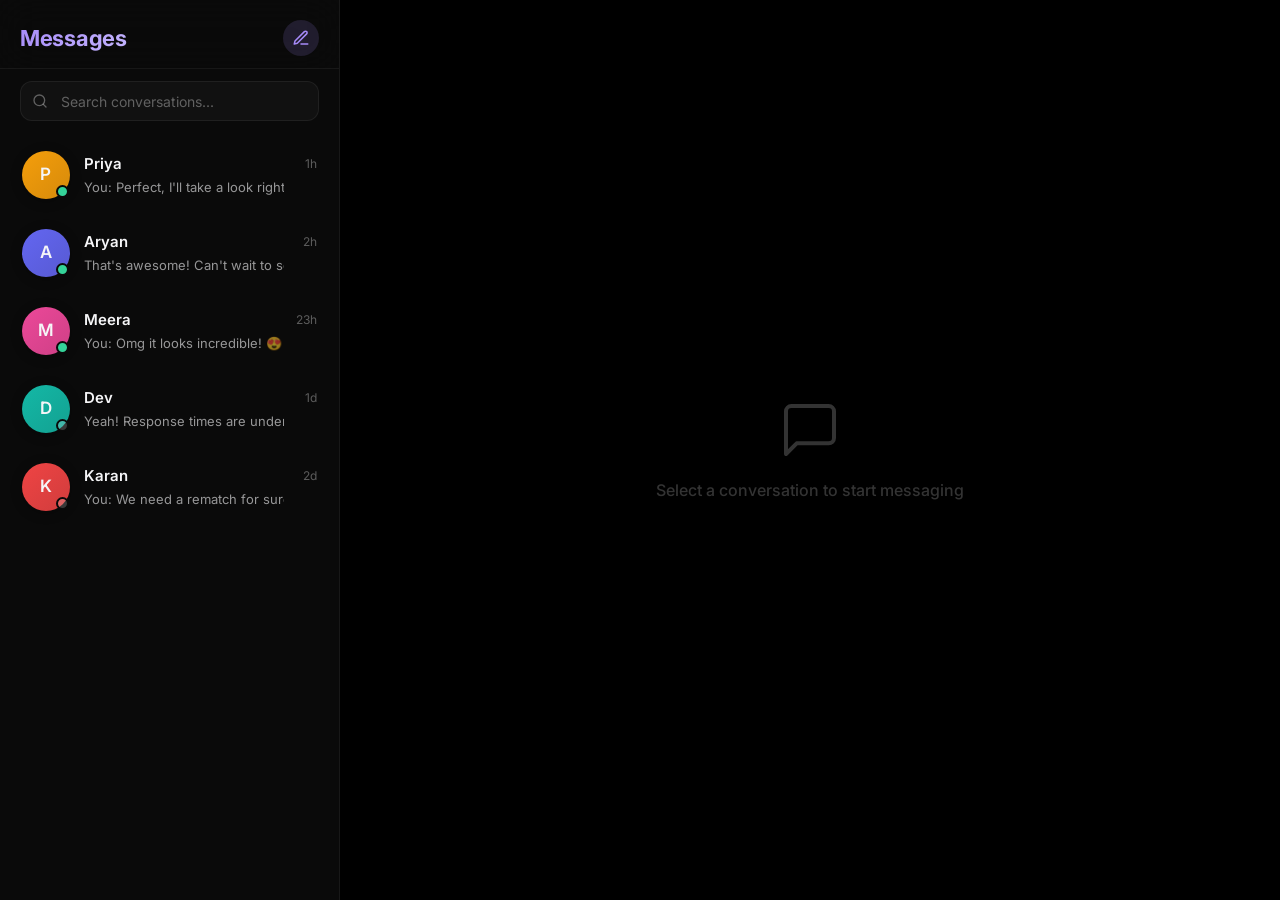
<file: messages/index.html>
<!DOCTYPE html>
<html lang="en">
<head>
<meta charset="UTF-8">
<meta name="viewport" content="width=device-width,initial-scale=1,maximum-scale=1,user-scalable=no,viewport-fit=cover">
<meta name="theme-color" content="#000000">
<meta name="apple-mobile-web-app-capable" content="yes">
<meta name="apple-mobile-web-app-status-bar-style" content="black-translucent">
<meta name="description" content="SHS Messenger — Premium messaging experience">
<title>SHS Messenger</title>
<link rel="manifest" href="manifest.json">
<link rel="preconnect" href="https://fonts.googleapis.com">
<link rel="preconnect" href="https://fonts.gstatic.com" crossorigin>
<link href="https://fonts.googleapis.com/css2?family=Inter:wght@300;400;500;600;700&display=swap" rel="stylesheet">
<style>
*,*::before,*::after{margin:0;padding:0;box-sizing:border-box}
:root{
  --bg-primary:#000000;--bg-secondary:#0a0a0a;--bg-tertiary:#111111;--bg-card:#161616;
  --text-primary:#f5f5f7;--text-secondary:rgba(245,245,247,0.6);--text-tertiary:rgba(245,245,247,0.35);
  --accent:#a78bfa;--accent-bright:#c4b5fd;--accent-dim:rgba(167,139,250,0.15);
  --red:#f87171;--green:#34d399;--blue:#60a5fa;
  --border-subtle:rgba(255,255,255,0.06);--border-light:rgba(255,255,255,0.12);
  --glass:rgba(255,255,255,0.03);--glass-hover:rgba(255,255,255,0.06);
  --ease:cubic-bezier(0.22,1,0.36,1);--ease-bounce:cubic-bezier(0.34,1.56,0.64,1);
  --radius:16px;--radius-sm:12px;--radius-xs:8px;
  --sidebar-w:340px;
  --safe-top:env(safe-area-inset-top,0px);--safe-bottom:env(safe-area-inset-bottom,0px);
}
html,body{height:100%;overflow:hidden;background:var(--bg-primary);color:var(--text-primary);
  font-family:'Inter',-apple-system,BlinkMacSystemFont,'Segoe UI',Roboto,sans-serif;
  -webkit-font-smoothing:antialiased;-moz-osx-font-smoothing:grayscale;
  -webkit-tap-highlight-color:transparent;font-size:15px;line-height:1.5}
::-webkit-scrollbar{width:4px}::-webkit-scrollbar-track{background:transparent}
::-webkit-scrollbar-thumb{background:rgba(255,255,255,0.1);border-radius:4px}
::selection{background:var(--accent);color:#000}
input,textarea,button{font-family:inherit;font-size:inherit;color:inherit;border:none;outline:none;background:none}
button{cursor:pointer;-webkit-tap-highlight-color:transparent}

/* ═══════ APP SHELL ═══════ */
.app{display:flex;height:100%;width:100%;overflow:hidden;position:relative}

/* ═══════ SIDEBAR ═══════ */
.sidebar{
  width:var(--sidebar-w);min-width:var(--sidebar-w);height:100%;
  background:var(--bg-secondary);border-right:1px solid var(--border-subtle);
  display:flex;flex-direction:column;position:relative;z-index:10;
  transition:transform .4s var(--ease),opacity .4s var(--ease);
}
.sidebar-header{
  padding:20px 20px 12px;display:flex;align-items:center;justify-content:space-between;
  border-bottom:1px solid var(--border-subtle);
  backdrop-filter:blur(20px);-webkit-backdrop-filter:blur(20px);
  padding-top:calc(20px + var(--safe-top));
}
.sidebar-header h1{font-size:22px;font-weight:700;letter-spacing:-.3px;
  background:linear-gradient(135deg,var(--accent),var(--accent-bright));
  -webkit-background-clip:text;-webkit-text-fill-color:transparent;background-clip:text}
.sidebar-header .compose-btn{
  width:36px;height:36px;border-radius:50%;
  background:var(--accent-dim);display:flex;align-items:center;justify-content:center;
  transition:all .25s var(--ease);
}
.sidebar-header .compose-btn:hover{background:rgba(167,139,250,0.25);transform:scale(1.1)}
.sidebar-header .compose-btn svg{width:18px;height:18px;color:var(--accent)}

.search-box{padding:12px 20px}
.search-box input{
  width:100%;height:40px;padding:0 16px 0 40px;border-radius:12px;
  background:var(--glass);border:1px solid var(--border-subtle);
  color:var(--text-primary);font-size:14px;
  transition:all .25s var(--ease);
}
.search-box input::placeholder{color:var(--text-tertiary)}
.search-box input:focus{border-color:var(--accent);background:rgba(167,139,250,0.05);
  box-shadow:0 0 0 3px rgba(167,139,250,0.1)}
.search-box{position:relative}
.search-box svg{position:absolute;left:32px;top:50%;transform:translateY(-50%);
  width:16px;height:16px;color:var(--text-tertiary);pointer-events:none}

.contact-list{flex:1;overflow-y:auto;overflow-x:hidden;padding:4px 8px}
.contact-item{
  display:flex;align-items:center;gap:14px;padding:14px 14px;
  border-radius:var(--radius-sm);cursor:pointer;position:relative;
  transition:all .2s var(--ease);margin-bottom:2px;
}
.contact-item::before{
  content:'';position:absolute;inset:0;border-radius:var(--radius-sm);
  background:var(--glass-hover);opacity:0;transition:opacity .2s var(--ease);
}
.contact-item:hover::before,.contact-item.active::before{opacity:1}
.contact-item.active::before{background:var(--accent-dim)}
.contact-item.active{box-shadow:inset 0 0 0 1px rgba(167,139,250,0.15)}

.avatar{
  width:48px;height:48px;min-width:48px;border-radius:50%;
  display:flex;align-items:center;justify-content:center;
  font-weight:600;font-size:17px;letter-spacing:.5px;position:relative;
  box-shadow:0 2px 12px rgba(0,0,0,0.3);
}
.avatar .status-dot{
  position:absolute;bottom:1px;right:1px;width:13px;height:13px;
  border-radius:50%;border:2.5px solid var(--bg-secondary);
  transition:background .3s var(--ease);
}
.avatar .status-dot.online{background:var(--green)}
.avatar .status-dot.offline{background:rgba(255,255,255,0.2)}

.contact-info{flex:1;min-width:0;position:relative;z-index:1}
.contact-name{font-weight:600;font-size:15px;margin-bottom:2px;
  display:flex;align-items:center;justify-content:space-between}
.contact-name .time{font-weight:400;font-size:12px;color:var(--text-tertiary)}
.contact-preview{font-size:13px;color:var(--text-secondary);
  white-space:nowrap;overflow:hidden;text-overflow:ellipsis;max-width:200px;
  display:flex;align-items:center;gap:4px}
.contact-preview .unread-badge{
  min-width:20px;height:20px;border-radius:10px;
  background:var(--accent);color:#000;font-size:11px;font-weight:700;
  display:flex;align-items:center;justify-content:center;padding:0 6px;
  margin-left:auto;flex-shrink:0;
  animation:badgePop .35s var(--ease-bounce);
}
@keyframes badgePop{0%{transform:scale(0)}100%{transform:scale(1)}}

/* ═══════ CHAT AREA ═══════ */
.chat-area{
  flex:1;display:flex;flex-direction:column;height:100%;
  background:var(--bg-primary);position:relative;overflow:hidden;
}

/* Empty state */
.empty-state{
  flex:1;display:flex;flex-direction:column;align-items:center;justify-content:center;
  gap:16px;opacity:.6;
}
.empty-state svg{width:64px;height:64px;color:var(--text-tertiary);
  animation:float 3s ease-in-out infinite}
@keyframes float{0%,100%{transform:translateY(0)}50%{transform:translateY(-10px)}}
.empty-state p{font-size:16px;color:var(--text-tertiary);font-weight:500}

/* Chat header */
.chat-header{
  display:flex;align-items:center;gap:14px;padding:14px 20px;
  border-bottom:1px solid var(--border-subtle);
  background:rgba(10,10,10,0.8);backdrop-filter:blur(24px);-webkit-backdrop-filter:blur(24px);
  z-index:5;padding-top:calc(14px + var(--safe-top));
}
.chat-header .back-btn{
  display:none;width:36px;height:36px;border-radius:50%;
  background:var(--glass);align-items:center;justify-content:center;
  transition:all .2s var(--ease);flex-shrink:0;
}
.chat-header .back-btn:hover{background:var(--glass-hover)}
.chat-header .back-btn svg{width:20px;height:20px;color:var(--text-secondary)}
.chat-header .avatar{width:40px;height:40px;min-width:40px;font-size:15px}
.chat-header .avatar .status-dot{width:11px;height:11px;border-width:2px;
  border-color:rgba(10,10,10,0.8)}
.chat-header-info{flex:1}
.chat-header-info .name{font-weight:600;font-size:16px}
.chat-header-info .status-text{font-size:12px;color:var(--text-secondary);
  display:flex;align-items:center;gap:5px}
.chat-header-info .status-text .typing-indicator{display:none;gap:3px;align-items:center}
.chat-header-info .status-text .typing-indicator.show{display:inline-flex}
.chat-header-info .status-text .typing-indicator span{
  width:5px;height:5px;border-radius:50%;background:var(--accent);
  animation:typingBounce .6s ease-in-out infinite;
}
.chat-header-info .status-text .typing-indicator span:nth-child(2){animation-delay:.1s}
.chat-header-info .status-text .typing-indicator span:nth-child(3){animation-delay:.2s}
@keyframes typingBounce{0%,100%{opacity:.3;transform:translateY(0)}50%{opacity:1;transform:translateY(-3px)}}

.chat-header-actions{display:flex;gap:6px}
.chat-header-actions button{
  width:36px;height:36px;border-radius:50%;
  background:var(--glass);display:flex;align-items:center;justify-content:center;
  transition:all .2s var(--ease);
}
.chat-header-actions button:hover{background:var(--glass-hover);transform:scale(1.05)}
.chat-header-actions button svg{width:18px;height:18px;color:var(--text-secondary)}

/* Messages area */
.messages-container{
  flex:1;overflow-y:auto;overflow-x:hidden;padding:16px 20px;
  display:flex;flex-direction:column;gap:4px;
  scroll-behavior:smooth;
}
.messages-container::-webkit-scrollbar{width:3px}

.date-divider{
  text-align:center;padding:16px 0 8px;
  font-size:12px;color:var(--text-tertiary);font-weight:500;
  display:flex;align-items:center;gap:12px;
}
.date-divider::before,.date-divider::after{content:'';flex:1;height:1px;background:var(--border-subtle)}

.message-row{display:flex;align-items:flex-end;gap:8px;max-width:100%;
  animation:msgSlide .35s var(--ease) both}
.message-row.sent{justify-content:flex-end}
.message-row.received{justify-content:flex-start}

@keyframes msgSlide{
  0%{opacity:0;transform:translateY(12px) scale(0.97)}
  100%{opacity:1;transform:translateY(0) scale(1)}
}

.message-bubble{
  max-width:75%;padding:10px 14px;position:relative;
  font-size:14.5px;line-height:1.45;word-wrap:break-word;
  transition:all .15s var(--ease);
}
.message-bubble:hover{filter:brightness(1.05)}
.message-row.sent .message-bubble{
  background:linear-gradient(135deg,var(--accent),#8b6fdf);
  color:#fff;border-radius:18px 18px 4px 18px;
  box-shadow:0 2px 16px rgba(167,139,250,0.2);
}
.message-row.received .message-bubble{
  background:var(--bg-card);color:var(--text-primary);
  border-radius:18px 18px 18px 4px;border:1px solid var(--border-subtle);
  box-shadow:0 2px 12px rgba(0,0,0,0.2);
}
.message-meta{
  display:flex;align-items:center;gap:5px;justify-content:flex-end;
  margin-top:4px;font-size:11px;color:rgba(255,255,255,0.5);
}
.message-row.received .message-meta{color:var(--text-tertiary)}
.message-meta .read-receipt{display:flex;align-items:center}
.message-meta .read-receipt svg{width:14px;height:14px}
.message-meta .read-receipt.read svg{color:var(--accent-bright)}
.message-meta .read-receipt.delivered svg{color:rgba(255,255,255,0.4)}

/* Input bar */
.input-bar{
  padding:12px 16px;border-top:1px solid var(--border-subtle);
  background:rgba(10,10,10,0.9);backdrop-filter:blur(24px);-webkit-backdrop-filter:blur(24px);
  display:flex;align-items:flex-end;gap:10px;
  padding-bottom:calc(12px + var(--safe-bottom));
}
.input-bar .attach-btn{
  width:40px;height:40px;min-width:40px;border-radius:50%;
  background:var(--glass);display:flex;align-items:center;justify-content:center;
  transition:all .2s var(--ease);
}
.input-bar .attach-btn:hover{background:var(--glass-hover);transform:scale(1.05)}
.input-bar .attach-btn svg{width:20px;height:20px;color:var(--text-secondary)}

.input-wrapper{
  flex:1;position:relative;display:flex;align-items:flex-end;
  background:var(--bg-card);border:1px solid var(--border-subtle);
  border-radius:22px;padding:4px 6px 4px 18px;
  transition:all .25s var(--ease);min-height:44px;
}
.input-wrapper:focus-within{border-color:var(--accent);
  box-shadow:0 0 0 3px rgba(167,139,250,0.1)}
.input-wrapper textarea{
  flex:1;resize:none;background:none;border:none;outline:none;
  color:var(--text-primary);font-size:15px;line-height:1.4;
  padding:8px 0;max-height:120px;min-height:24px;
}
.input-wrapper textarea::placeholder{color:var(--text-tertiary)}
.send-btn{
  width:36px;height:36px;min-width:36px;border-radius:50%;
  background:linear-gradient(135deg,var(--accent),#8b6fdf);
  display:flex;align-items:center;justify-content:center;
  transition:all .25s var(--ease);transform:scale(0);opacity:0;
}
.send-btn.visible{transform:scale(1);opacity:1}
.send-btn:hover{filter:brightness(1.15);transform:scale(1.08)}
.send-btn:active{transform:scale(0.95)}
.send-btn svg{width:18px;height:18px;color:#fff;margin-left:2px}

/* ═══════ MOBILE ═══════ */
@media(max-width:768px){
  .sidebar{position:absolute;inset:0;width:100%;min-width:100%;z-index:20;
    background:var(--bg-primary)}
  .sidebar.hidden{transform:translateX(-100%);opacity:0;pointer-events:none}
  .chat-area.hidden{display:none}
  .chat-header .back-btn{display:flex}
  .contact-preview{max-width:60vw}
  .message-bubble{max-width:85%}
}

/* ═══════ ANIMATIONS ═══════ */
@keyframes fadeIn{0%{opacity:0}100%{opacity:1}}
@keyframes slideUp{0%{opacity:0;transform:translateY(20px)}100%{opacity:1;transform:translateY(0)}}
.fade-in{animation:fadeIn .4s var(--ease) both}
.slide-up{animation:slideUp .5s var(--ease) both}
</style>
</head>
<body>
<div class="app" id="app">
  <!-- SIDEBAR -->
  <aside class="sidebar" id="sidebar">
    <div class="sidebar-header">
      <h1>Messages</h1>
      <button class="compose-btn" title="New message">
        <svg viewBox="0 0 24 24" fill="none" stroke="currentColor" stroke-width="2" stroke-linecap="round" stroke-linejoin="round"><path d="M12 20h9"/><path d="M16.5 3.5a2.121 2.121 0 0 1 3 3L7 19l-4 1 1-4L16.5 3.5z"/></svg>
      </button>
    </div>
    <div class="search-box">
      <svg viewBox="0 0 24 24" fill="none" stroke="currentColor" stroke-width="2" stroke-linecap="round" stroke-linejoin="round"><circle cx="11" cy="11" r="8"/><line x1="21" y1="21" x2="16.65" y2="16.65"/></svg>
      <input type="text" id="searchInput" placeholder="Search conversations..." autocomplete="off">
    </div>
    <div class="contact-list" id="contactList"></div>
  </aside>

  <!-- CHAT AREA -->
  <main class="chat-area" id="chatArea">
    <div class="empty-state" id="emptyState">
      <svg viewBox="0 0 24 24" fill="none" stroke="currentColor" stroke-width="1.5" stroke-linecap="round" stroke-linejoin="round">
        <path d="M21 15a2 2 0 0 1-2 2H7l-4 4V5a2 2 0 0 1 2-2h14a2 2 0 0 1 2 2z"/>
      </svg>
      <p>Select a conversation to start messaging</p>
    </div>
  </main>
</div>

<script>
(() => {
'use strict';

/* ═══════ CONTACTS DATA ═══════ */
const CONTACTS = [
  { id:'aryan',  name:'Aryan',  color:'#6366f1', status:'online',  tagline:'Building the future 🚀' },
  { id:'meera',  name:'Meera',  color:'#ec4899', status:'online',  tagline:'Design is intelligence made visible ✨' },
  { id:'dev',    name:'Dev',    color:'#14b8a6', status:'offline', tagline:'Code. Coffee. Repeat. ☕' },
  { id:'priya',  name:'Priya',  color:'#f59e0b', status:'online',  tagline:'Data never lies 📊' },
  { id:'karan',  name:'Karan',  color:'#ef4444', status:'offline', tagline:'Game on 🎮' },
];

/* ═══════ AUTO-REPLY POOL ═══════ */
const REPLIES = [
  "That's really interesting! Tell me more 🤔",
  "Haha, I totally agree with you 😄",
  "Wait, are you serious? 😳",
  "Lol that's so relatable 😂",
  "Yeah, I was thinking the same thing!",
  "Sounds good to me! Let's do it 🙌",
  "I'll get back to you on that",
  "That's a great idea actually ✨",
  "No way! When did that happen?",
  "Hmm, let me think about it 🤔",
  "Sure, I'm down for that!",
  "Oh nice, that's really cool 🔥",
  "I just saw that too! So good 👀",
  "Can't wait for the weekend though 🎉",
  "Same here! It's been crazy lately",
  "Thanks for letting me know 🙏",
  "Okay got it, makes sense 👍",
  "Wow I didn't know that!",
  "You always have the best ideas 💡",
  "Let's catch up soon, it's been a while!"
];

const INITIAL_MESSAGES = {
  aryan: [
    { text: "Hey! How's the project going?", sent: false, time: Date.now() - 3600000 * 3 },
    { text: "It's going great! Almost done with the frontend 🎉", sent: true, time: Date.now() - 3600000 * 2.9 },
    { text: "That's awesome! Can't wait to see it", sent: false, time: Date.now() - 3600000 * 2.8 },
  ],
  meera: [
    { text: "Check out this new design I made!", sent: false, time: Date.now() - 86400000 },
    { text: "Omg it looks incredible! 😍", sent: true, time: Date.now() - 86400000 + 60000 },
  ],
  dev: [
    { text: "Bro the new API is insane 🔥", sent: false, time: Date.now() - 86400000 * 2 },
    { text: "Which one? The one we discussed?", sent: true, time: Date.now() - 86400000 * 2 + 120000 },
    { text: "Yeah! Response times are under 50ms", sent: false, time: Date.now() - 86400000 * 2 + 180000 },
  ],
  priya: [
    { text: "The analytics dashboard is ready for review", sent: false, time: Date.now() - 7200000 },
    { text: "Perfect, I'll take a look right now 👀", sent: true, time: Date.now() - 7000000 },
  ],
  karan: [
    { text: "GG! That was an intense match 🎮", sent: false, time: Date.now() - 86400000 * 3 },
    { text: "We need a rematch for sure!", sent: true, time: Date.now() - 86400000 * 3 + 60000 },
  ]
};

/* ═══════ STATE ═══════ */
let currentContact = null;
let conversations = {};
let typingTimeouts = {};

/* ═══════ HELPERS ═══════ */
const $ = s => document.querySelector(s);
const $$ = s => document.querySelectorAll(s);

function loadConversations() {
  try {
    const saved = localStorage.getItem('shs_conversations');
    if (saved) {
      conversations = JSON.parse(saved);
    } else {
      conversations = JSON.parse(JSON.stringify(INITIAL_MESSAGES));
      saveConversations();
    }
  } catch {
    conversations = JSON.parse(JSON.stringify(INITIAL_MESSAGES));
  }
}

function saveConversations() {
  try { localStorage.setItem('shs_conversations', JSON.stringify(conversations)); } catch {}
}

function formatTime(ts) {
  const d = new Date(ts);
  return d.toLocaleTimeString([], { hour: '2-digit', minute: '2-digit', hour12: true });
}

function formatDate(ts) {
  const d = new Date(ts);
  const now = new Date();
  const diff = now.setHours(0,0,0,0) - new Date(ts).setHours(0,0,0,0);
  if (diff === 0) return 'Today';
  if (diff === 86400000) return 'Yesterday';
  return d.toLocaleDateString([], { month: 'short', day: 'numeric', year: 'numeric' });
}

function formatPreviewTime(ts) {
  const d = new Date(ts);
  const now = new Date();
  const diff = now.getTime() - ts;
  if (diff < 60000) return 'now';
  if (diff < 3600000) return Math.floor(diff/60000) + 'm';
  if (diff < 86400000) return Math.floor(diff/3600000) + 'h';
  if (diff < 604800000) return Math.floor(diff/86400000) + 'd';
  return d.toLocaleDateString([], { month: 'short', day: 'numeric' });
}

function getInitial(name) { return name.charAt(0).toUpperCase(); }

/* ═══════ RENDER CONTACT LIST ═══════ */
function renderContacts(filter = '') {
  const list = $('#contactList');
  const filtered = CONTACTS.filter(c => c.name.toLowerCase().includes(filter.toLowerCase()));
  
  // Sort by last message time
  filtered.sort((a, b) => {
    const aLast = (conversations[a.id] && conversations[a.id].length) ? conversations[a.id][conversations[a.id].length-1].time : 0;
    const bLast = (conversations[b.id] && conversations[b.id].length) ? conversations[b.id][conversations[b.id].length-1].time : 0;
    return bLast - aLast;
  });

  list.innerHTML = filtered.map((c, i) => {
    const msgs = conversations[c.id] || [];
    const last = msgs[msgs.length - 1];
    const preview = last ? (last.sent ? 'You: ' : '') + last.text : c.tagline;
    const time = last ? formatPreviewTime(last.time) : '';
    const isActive = currentContact && currentContact.id === c.id;
    
    return `
      <div class="contact-item ${isActive ? 'active' : ''}" data-id="${c.id}" style="animation-delay:${i*50}ms">
        <div class="avatar" style="background:linear-gradient(135deg,${c.color},${c.color}dd)">
          ${getInitial(c.name)}
          <div class="status-dot ${c.status}"></div>
        </div>
        <div class="contact-info">
          <div class="contact-name">
            <span>${c.name}</span>
            <span class="time">${time}</span>
          </div>
          <div class="contact-preview">
            <span>${truncate(preview, 38)}</span>
          </div>
        </div>
      </div>`;
  }).join('');

  list.querySelectorAll('.contact-item').forEach(el => {
    el.addEventListener('click', () => {
      const contact = CONTACTS.find(c => c.id === el.dataset.id);
      if (contact) openChat(contact);
    });
  });
}

function truncate(str, len) {
  return str.length > len ? str.substring(0, len) + '…' : str;
}

/* ═══════ OPEN CHAT ═══════ */
function openChat(contact) {
  currentContact = contact;
  const chatArea = $('#chatArea');
  const sidebar = $('#sidebar');

  // Mobile: hide sidebar
  if (window.innerWidth <= 768) {
    sidebar.classList.add('hidden');
  }

  // Build chat UI
  chatArea.innerHTML = `
    <div class="chat-header">
      <button class="back-btn" id="backBtn">
        <svg viewBox="0 0 24 24" fill="none" stroke="currentColor" stroke-width="2" stroke-linecap="round" stroke-linejoin="round"><polyline points="15 18 9 12 15 6"/></svg>
      </button>
      <div class="avatar" style="background:linear-gradient(135deg,${contact.color},${contact.color}dd)">
        ${getInitial(contact.name)}
        <div class="status-dot ${contact.status}"></div>
      </div>
      <div class="chat-header-info">
        <div class="name">${contact.name}</div>
        <div class="status-text">
          <span class="status-label">${contact.status === 'online' ? 'Online' : 'Last seen recently'}</span>
          <span class="typing-indicator" id="typingIndicator">
            <span></span><span></span><span></span>
          </span>
        </div>
      </div>
      <div class="chat-header-actions">
        <button title="Voice call"><svg viewBox="0 0 24 24" fill="none" stroke="currentColor" stroke-width="2" stroke-linecap="round" stroke-linejoin="round"><path d="M22 16.92v3a2 2 0 0 1-2.18 2 19.79 19.79 0 0 1-8.63-3.07 19.5 19.5 0 0 1-6-6 19.79 19.79 0 0 1-3.07-8.67A2 2 0 0 1 4.11 2h3a2 2 0 0 1 2 1.72c.127.96.361 1.903.7 2.81a2 2 0 0 1-.45 2.11L8.09 9.91a16 16 0 0 0 6 6l1.27-1.27a2 2 0 0 1 2.11-.45c.907.339 1.85.573 2.81.7A2 2 0 0 1 22 16.92z"/></svg></button>
        <button title="Video call"><svg viewBox="0 0 24 24" fill="none" stroke="currentColor" stroke-width="2" stroke-linecap="round" stroke-linejoin="round"><polygon points="23 7 16 12 23 17 23 7"/><rect x="1" y="5" width="15" height="14" rx="2" ry="2"/></svg></button>
      </div>
    </div>
    <div class="messages-container" id="messagesContainer"></div>
    <div class="input-bar">
      <button class="attach-btn" title="Attach file">
        <svg viewBox="0 0 24 24" fill="none" stroke="currentColor" stroke-width="2" stroke-linecap="round" stroke-linejoin="round"><path d="M21.44 11.05l-9.19 9.19a6 6 0 0 1-8.49-8.49l9.19-9.19a4 4 0 0 1 5.66 5.66l-9.2 9.19a2 2 0 0 1-2.83-2.83l8.49-8.48"/></svg>
      </button>
      <div class="input-wrapper">
        <textarea id="messageInput" placeholder="Type a message..." rows="1"></textarea>
        <button class="send-btn" id="sendBtn">
          <svg viewBox="0 0 24 24" fill="none" stroke="currentColor" stroke-width="2" stroke-linecap="round" stroke-linejoin="round"><line x1="22" y1="2" x2="11" y2="13"/><polygon points="22 2 15 22 11 13 2 9 22 2"/></svg>
        </button>
      </div>
    </div>`;

  renderMessages(contact.id);
  bindChatEvents();
  renderContacts($('#searchInput').value);
}

/* ═══════ RENDER MESSAGES ═══════ */
function renderMessages(contactId) {
  const container = $('#messagesContainer');
  const msgs = conversations[contactId] || [];
  let html = '';
  let lastDate = '';

  msgs.forEach((msg, i) => {
    const date = formatDate(msg.time);
    if (date !== lastDate) {
      html += `<div class="date-divider">${date}</div>`;
      lastDate = date;
    }

    const readIcon = msg.sent ? `
      <span class="read-receipt ${i < msgs.length - 1 || !msg.sent ? 'read' : 'delivered'}">
        <svg viewBox="0 0 24 24" fill="none" stroke="currentColor" stroke-width="2.5" stroke-linecap="round" stroke-linejoin="round">
          <polyline points="2 12 7 17 12 12"/>
          <polyline points="9 12 14 17 22 6"/>
        </svg>
      </span>` : '';

    html += `
      <div class="message-row ${msg.sent ? 'sent' : 'received'}" style="animation-delay:${i * 30}ms">
        <div class="message-bubble">
          <div class="message-text">${escapeHtml(msg.text)}</div>
          <div class="message-meta">
            <span>${formatTime(msg.time)}</span>
            ${readIcon}
          </div>
        </div>
      </div>`;
  });

  container.innerHTML = html;
  requestAnimationFrame(() => {
    container.scrollTop = container.scrollHeight;
  });
}

function escapeHtml(text) {
  const map = { '&':'&amp;', '<':'&lt;', '>':'&gt;', '"':'&quot;', "'":'&#039;' };
  return text.replace(/[&<>"']/g, m => map[m]);
}

/* ═══════ CHAT EVENTS ═══════ */
function bindChatEvents() {
  const input = $('#messageInput');
  const sendBtn = $('#sendBtn');
  const backBtn = $('#backBtn');

  // Auto-resize textarea
  input.addEventListener('input', () => {
    input.style.height = 'auto';
    input.style.height = Math.min(input.scrollHeight, 120) + 'px';
    sendBtn.classList.toggle('visible', input.value.trim().length > 0);
  });

  // Send on Enter (Shift+Enter for newline)
  input.addEventListener('keydown', e => {
    if (e.key === 'Enter' && !e.shiftKey) {
      e.preventDefault();
      sendMessage();
    }
  });

  sendBtn.addEventListener('click', sendMessage);

  if (backBtn) {
    backBtn.addEventListener('click', () => {
      currentContact = null;
      $('#sidebar').classList.remove('hidden');
      $('#chatArea').innerHTML = `
        <div class="empty-state" id="emptyState">
          <svg viewBox="0 0 24 24" fill="none" stroke="currentColor" stroke-width="1.5" stroke-linecap="round" stroke-linejoin="round">
            <path d="M21 15a2 2 0 0 1-2 2H7l-4 4V5a2 2 0 0 1 2-2h14a2 2 0 0 1 2 2z"/>
          </svg>
          <p>Select a conversation to start messaging</p>
        </div>`;
      renderContacts($('#searchInput').value);
    });
  }

  input.focus();
}

/* ═══════ SEND MESSAGE ═══════ */
function sendMessage() {
  const input = $('#messageInput');
  const text = input.value.trim();
  if (!text || !currentContact) return;

  const msg = { text, sent: true, time: Date.now() };
  if (!conversations[currentContact.id]) conversations[currentContact.id] = [];
  conversations[currentContact.id].push(msg);
  saveConversations();

  // Append the message to DOM directly for smooth animation
  appendMessageToDOM(msg);
  
  input.value = '';
  input.style.height = 'auto';
  $('#sendBtn').classList.remove('visible');
  
  renderContacts($('#searchInput').value);
  
  // Trigger auto-reply
  scheduleReply(currentContact.id);
}

function appendMessageToDOM(msg) {
  const container = $('#messagesContainer');
  if (!container) return;
  
  const msgs = conversations[currentContact.id];
  
  // Check if we need a date divider
  const date = formatDate(msg.time);
  const prevMsgs = msgs.slice(0, -1);
  const lastPrevMsg = prevMsgs[prevMsgs.length - 1];
  const prevDate = lastPrevMsg ? formatDate(lastPrevMsg.time) : '';
  
  if (date !== prevDate) {
    const divider = document.createElement('div');
    divider.className = 'date-divider';
    divider.textContent = date;
    container.appendChild(divider);
  }

  const readIcon = msg.sent ? `
    <span class="read-receipt delivered">
      <svg viewBox="0 0 24 24" fill="none" stroke="currentColor" stroke-width="2.5" stroke-linecap="round" stroke-linejoin="round">
        <polyline points="2 12 7 17 12 12"/>
        <polyline points="9 12 14 17 22 6"/>
      </svg>
    </span>` : '';

  const row = document.createElement('div');
  row.className = `message-row ${msg.sent ? 'sent' : 'received'}`;
  row.innerHTML = `
    <div class="message-bubble">
      <div class="message-text">${escapeHtml(msg.text)}</div>
      <div class="message-meta">
        <span>${formatTime(msg.time)}</span>
        ${readIcon}
      </div>
    </div>`;
  container.appendChild(row);
  
  requestAnimationFrame(() => {
    container.scrollTop = container.scrollHeight;
  });
}

/* ═══════ AUTO-REPLY ═══════ */
function scheduleReply(contactId) {
  if (typingTimeouts[contactId]) clearTimeout(typingTimeouts[contactId]);

  const delay = 800 + Math.random() * 1500;
  
  // Show typing indicator
  const typingEl = $('#typingIndicator');
  const statusLabel = document.querySelector('.status-label');
  if (typingEl && currentContact && currentContact.id === contactId) {
    typingEl.classList.add('show');
    if (statusLabel) statusLabel.textContent = 'typing';
  }

  typingTimeouts[contactId] = setTimeout(() => {
    // Hide typing
    if (typingEl && currentContact && currentContact.id === contactId) {
      typingEl.classList.remove('show');
      const contact = CONTACTS.find(c => c.id === contactId);
      if (statusLabel && contact) {
        statusLabel.textContent = contact.status === 'online' ? 'Online' : 'Last seen recently';
      }
    }

    const reply = REPLIES[Math.floor(Math.random() * REPLIES.length)];
    const replyMsg = { text: reply, sent: false, time: Date.now() };
    if (!conversations[contactId]) conversations[contactId] = [];
    conversations[contactId].push(replyMsg);
    saveConversations();

    // Mark previous sent messages as read
    conversations[contactId].forEach(m => { if (m.sent) m.read = true; });
    saveConversations();

    if (currentContact && currentContact.id === contactId) {
      appendMessageToDOM(replyMsg);
      // Update read receipts on sent messages
      document.querySelectorAll('.message-row.sent .read-receipt.delivered').forEach(el => {
        el.classList.remove('delivered');
        el.classList.add('read');
      });
    }
    
    renderContacts($('#searchInput').value);
  }, delay);
}

/* ═══════ SEARCH ═══════ */
$('#searchInput').addEventListener('input', e => {
  renderContacts(e.target.value);
});

/* ═══════ RESIZE HANDLER ═══════ */
window.addEventListener('resize', () => {
  if (window.innerWidth > 768) {
    $('#sidebar').classList.remove('hidden');
  }
});

/* ═══════ SERVICE WORKER ═══════ */
if ('serviceWorker' in navigator) {
  navigator.serviceWorker.register('sw.js').catch(() => {});
}

/* ═══════ INIT ═══════ */
loadConversations();
renderContacts();

})();
</script>
</body>
</html>
</file>
<file: style.css>
/* ============================================
   EWON LAW — iOS Dark Theme Stylesheet
   ============================================ */

/* ---------- Reset & Base ---------- */
*, *::before, *::after {
    margin: 0;
    padding: 0;
    box-sizing: border-box;
}

:root {
    /* iOS Dark Palette */
    --bg-primary: #000000;
    --bg-secondary: #0a0a0a;
    --bg-elevated: #111111;
    --bg-card: #161616;
    --bg-card-hover: #1c1c1e;
    --bg-glass: rgba(28, 28, 30, 0.72);
    --bg-glass-strong: rgba(28, 28, 30, 0.88);

    /* Text */
    --text-primary: #f5f5f7;
    --text-secondary: rgba(245, 245, 247, 0.6);
    --text-tertiary: rgba(245, 245, 247, 0.38);
    --text-accent: #a78bfa;

    /* Accent Colors */
    --accent: #a78bfa;
    --accent-bright: #c4b5fd;
    --accent-glow: rgba(167, 139, 250, 0.15);
    --accent-muted: rgba(167, 139, 250, 0.08);
    --toxic-red: #f87171;
    --toxic-glow: rgba(248, 113, 113, 0.12);
    --warm-amber: #fbbf24;

    /* Borders */
    --border: rgba(255, 255, 255, 0.06);
    --border-strong: rgba(255, 255, 255, 0.12);

    /* Spacing */
    --nav-height: 64px;

    /* Typography */
    --font-primary: 'Inter', -apple-system, BlinkMacSystemFont, 'SF Pro Display', 'Segoe UI', sans-serif;
    --font-serif: 'Playfair Display', Georgia, 'Times New Roman', serif;
    --font-mono: 'JetBrains Mono', 'SF Mono', 'Menlo', monospace;

    /* Easing */
    --ease-out: cubic-bezier(0.22, 1, 0.36, 1);
    --ease-in-out: cubic-bezier(0.65, 0, 0.35, 1);
    --spring: cubic-bezier(0.34, 1.56, 0.64, 1);
}

html {
    scroll-behavior: smooth;
    -webkit-font-smoothing: antialiased;
    -moz-osx-font-smoothing: grayscale;
}

body {
    font-family: var(--font-primary);
    background: var(--bg-primary);
    color: var(--text-primary);
    line-height: 1.7;
    overflow-x: hidden;
    font-size: 16px;
}

::selection {
    background: var(--accent);
    color: var(--bg-primary);
}

a {
    color: inherit;
    text-decoration: none;
}

img {
    max-width: 100%;
    display: block;
}

.container {
    width: 100%;
    max-width: 960px;
    margin: 0 auto;
    padding: 0 24px;
}

/* ---------- Ambient Background ---------- */
.ambient-bg {
    position: fixed;
    top: 0;
    left: 0;
    width: 100%;
    height: 100%;
    pointer-events: none;
    z-index: 0;
    overflow: hidden;
}

.ambient-orb {
    position: absolute;
    border-radius: 50%;
    filter: blur(120px);
    opacity: 0.35;
}

.orb-1 {
    width: 600px;
    height: 600px;
    background: radial-gradient(circle, rgba(167, 139, 250, 0.25), transparent 70%);
    top: -200px;
    right: -150px;
    animation: orbFloat1 25s ease-in-out infinite;
}

.orb-2 {
    width: 500px;
    height: 500px;
    background: radial-gradient(circle, rgba(139, 92, 246, 0.18), transparent 70%);
    bottom: 10%;
    left: -200px;
    animation: orbFloat2 30s ease-in-out infinite;
}

.orb-3 {
    width: 300px;
    height: 300px;
    background: radial-gradient(circle, rgba(248, 113, 113, 0.12), transparent 70%);
    top: 50%;
    right: 10%;
    animation: orbFloat3 20s ease-in-out infinite;
}

@keyframes orbFloat1 {
    0%, 100% { transform: translate(0, 0) scale(1); }
    33% { transform: translate(-60px, 80px) scale(1.1); }
    66% { transform: translate(40px, -40px) scale(0.95); }
}

@keyframes orbFloat2 {
    0%, 100% { transform: translate(0, 0) scale(1); }
    50% { transform: translate(80px, -60px) scale(1.15); }
}

@keyframes orbFloat3 {
    0%, 100% { transform: translate(0, 0); }
    50% { transform: translate(-50px, 40px); }
}

/* ---------- Navigation ---------- */
.nav {
    position: fixed;
    top: 0;
    left: 0;
    width: 100%;
    height: var(--nav-height);
    z-index: 1000;
    transition: all 0.4s var(--ease-out);
}

.nav.scrolled {
    background: var(--bg-glass-strong);
    backdrop-filter: blur(40px) saturate(180%);
    -webkit-backdrop-filter: blur(40px) saturate(180%);
    border-bottom: 1px solid var(--border);
}

.nav-inner {
    max-width: 960px;
    margin: 0 auto;
    padding: 0 24px;
    height: 100%;
    display: flex;
    align-items: center;
    justify-content: space-between;
}

.nav-logo {
    display: flex;
    align-items: center;
    gap: 10px;
    font-weight: 700;
    font-size: 18px;
    letter-spacing: 2px;
}

.logo-icon {
    color: var(--accent);
    font-size: 20px;
}

.logo-text {
    font-weight: 800;
    background: linear-gradient(135deg, var(--text-primary), var(--accent-bright));
    -webkit-background-clip: text;
    -webkit-text-fill-color: transparent;
    background-clip: text;
}

.nav-links {
    display: flex;
    gap: 32px;
}

.nav-link {
    font-size: 13px;
    font-weight: 500;
    color: var(--text-secondary);
    letter-spacing: 0.5px;
    transition: color 0.3s;
    position: relative;
}

.nav-link::after {
    content: '';
    position: absolute;
    bottom: -4px;
    left: 0;
    width: 0;
    height: 1.5px;
    background: var(--accent);
    transition: width 0.3s var(--ease-out);
}

.nav-link:hover {
    color: var(--text-primary);
}

.nav-link:hover::after {
    width: 100%;
}

.nav-menu-btn {
    display: none;
    flex-direction: column;
    gap: 5px;
    background: none;
    border: none;
    cursor: pointer;
    padding: 8px;
}

.nav-menu-btn span {
    width: 20px;
    height: 1.5px;
    background: var(--text-primary);
    transition: all 0.3s var(--ease-out);
    border-radius: 2px;
}

.nav-menu-btn.active span:nth-child(1) {
    transform: rotate(45deg) translate(4px, 5px);
}

.nav-menu-btn.active span:nth-child(2) {
    opacity: 0;
}

.nav-menu-btn.active span:nth-child(3) {
    transform: rotate(-45deg) translate(4px, -5px);
}

/* Mobile Menu */
.mobile-menu {
    position: fixed;
    top: 0;
    left: 0;
    width: 100%;
    height: 100vh;
    background: rgba(0, 0, 0, 0.95);
    backdrop-filter: blur(40px);
    -webkit-backdrop-filter: blur(40px);
    z-index: 999;
    display: flex;
    align-items: center;
    justify-content: center;
    opacity: 0;
    pointer-events: none;
    transition: opacity 0.4s var(--ease-out);
}

.mobile-menu.active {
    opacity: 1;
    pointer-events: all;
}

.mobile-menu-inner {
    display: flex;
    flex-direction: column;
    align-items: center;
    gap: 32px;
}

.mobile-link {
    font-size: 28px;
    font-weight: 600;
    color: var(--text-secondary);
    transition: all 0.3s;
    letter-spacing: 1px;
}

.mobile-link:hover {
    color: var(--accent);
}

/* ---------- Hero Section ---------- */
.hero {
    min-height: 100vh;
    display: flex;
    align-items: center;
    justify-content: center;
    position: relative;
    padding: 120px 24px 80px;
    overflow: hidden;
}

.hero-content {
    position: relative;
    z-index: 2;
    text-align: center;
    max-width: 720px;
}

.hero-badge {
    display: inline-flex;
    align-items: center;
    gap: 8px;
    padding: 8px 18px;
    border-radius: 100px;
    border: 1px solid var(--border-strong);
    background: var(--bg-card);
    font-size: 12px;
    font-weight: 500;
    letter-spacing: 1.5px;
    text-transform: uppercase;
    color: var(--text-secondary);
    margin-bottom: 40px;
}

.badge-dot {
    width: 6px;
    height: 6px;
    border-radius: 50%;
    background: var(--toxic-red);
    animation: dotPulse 2s ease-in-out infinite;
}

@keyframes dotPulse {
    0%, 100% { opacity: 0.4; transform: scale(1); }
    50% { opacity: 1; transform: scale(1.3); }
}

.hero-title {
    font-size: clamp(48px, 8vw, 88px);
    font-weight: 800;
    line-height: 1.05;
    letter-spacing: -2px;
    margin-bottom: 28px;
}

.title-line {
    display: block;
}

.title-line.accent {
    background: linear-gradient(135deg, var(--accent), var(--toxic-red));
    -webkit-background-clip: text;
    -webkit-text-fill-color: transparent;
    background-clip: text;
}

.hero-subtitle {
    font-size: 17px;
    line-height: 1.7;
    color: var(--text-secondary);
    max-width: 540px;
    margin: 0 auto 48px;
    font-weight: 400;
}

.hero-meta {
    display: flex;
    align-items: center;
    justify-content: center;
    gap: 24px;
    margin-bottom: 56px;
    flex-wrap: wrap;
}

.meta-item {
    display: flex;
    flex-direction: column;
    gap: 4px;
}

.meta-label {
    font-size: 10px;
    text-transform: uppercase;
    letter-spacing: 2px;
    color: var(--text-tertiary);
    font-weight: 600;
}

.meta-value {
    font-size: 14px;
    font-weight: 600;
    color: var(--text-primary);
}

.toxic-tag {
    color: var(--toxic-red) !important;
}

.meta-divider {
    width: 1px;
    height: 32px;
    background: var(--border-strong);
}

.hero-scroll {
    display: inline-flex;
    align-items: center;
    gap: 10px;
    font-size: 13px;
    font-weight: 500;
    color: var(--accent);
    letter-spacing: 0.5px;
    transition: all 0.3s;
    animation: scrollBounce 2s ease-in-out infinite;
}

.hero-scroll:hover {
    gap: 14px;
}

@keyframes scrollBounce {
    0%, 100% { transform: translateY(0); }
    50% { transform: translateY(6px); }
}

/* Hero Visual */
.hero-visual {
    position: absolute;
    top: 50%;
    left: 50%;
    transform: translate(-50%, -50%);
    width: 500px;
    height: 500px;
    z-index: 1;
    pointer-events: none;
}

.visual-ring {
    position: absolute;
    top: 50%;
    left: 50%;
    transform: translate(-50%, -50%);
    border-radius: 50%;
    border: 1px solid;
}

.ring-1 {
    width: 300px;
    height: 300px;
    border-color: rgba(167, 139, 250, 0.08);
    animation: ringPulse 6s ease-in-out infinite;
}

.ring-2 {
    width: 400px;
    height: 400px;
    border-color: rgba(167, 139, 250, 0.05);
    animation: ringPulse 6s ease-in-out infinite 1s;
}

.ring-3 {
    width: 500px;
    height: 500px;
    border-color: rgba(167, 139, 250, 0.03);
    animation: ringPulse 6s ease-in-out infinite 2s;
}

@keyframes ringPulse {
    0%, 100% { transform: translate(-50%, -50%) scale(1); opacity: 1; }
    50% { transform: translate(-50%, -50%) scale(1.05); opacity: 0.5; }
}

.visual-symbol {
    position: absolute;
    top: 50%;
    left: 50%;
    transform: translate(-50%, -50%);
    font-size: 120px;
    font-weight: 900;
    color: rgba(167, 139, 250, 0.04);
    font-family: var(--font-primary);
    letter-spacing: -4px;
}

/* ---------- Animations ---------- */
.animate-in {
    opacity: 0;
    transform: translateY(30px);
    animation: fadeInUp 0.8s var(--ease-out) forwards;
}

.animate-in:nth-child(1) { animation-delay: 0.1s; }
.animate-in:nth-child(2) { animation-delay: 0.25s; }
.animate-in:nth-child(3) { animation-delay: 0.4s; }
.animate-in:nth-child(4) { animation-delay: 0.55s; }
.animate-in:nth-child(5) { animation-delay: 0.7s; }

@keyframes fadeInUp {
    to {
        opacity: 1;
        transform: translateY(0);
    }
}

.animate-on-scroll {
    opacity: 0;
    transform: translateY(40px);
    transition: opacity 0.7s var(--ease-out), transform 0.7s var(--ease-out);
}

.animate-on-scroll.visible {
    opacity: 1;
    transform: translateY(0);
}

/* ---------- Chapter Sections ---------- */
.chapter-section {
    padding: 120px 0;
    position: relative;
    z-index: 2;
}

.dark-chapter {
    background: var(--bg-secondary);
    border-top: 1px solid var(--border);
    border-bottom: 1px solid var(--border);
}

.chapter-header {
    text-align: center;
    margin-bottom: 64px;
}

.chapter-number {
    display: inline-block;
    font-size: 11px;
    font-weight: 600;
    letter-spacing: 3px;
    text-transform: uppercase;
    color: var(--accent);
    margin-bottom: 16px;
    font-family: var(--font-mono);
}

.chapter-title {
    font-size: clamp(32px, 5vw, 48px);
    font-weight: 700;
    letter-spacing: -1px;
    line-height: 1.15;
    margin-bottom: 20px;
}

.chapter-line {
    width: 48px;
    height: 2px;
    background: linear-gradient(90deg, var(--accent), transparent);
    margin: 0 auto;
}

.chapter-body {
    max-width: 720px;
    margin: 0 auto;
}

/* ---------- Prose ---------- */
.prose p {
    font-size: 17px;
    line-height: 1.85;
    color: var(--text-secondary);
    margin-bottom: 24px;
    font-weight: 400;
}

.prose p:last-child {
    margin-bottom: 0;
}

.prose .drop-cap::first-letter {
    float: left;
    font-family: var(--font-serif);
    font-size: 72px;
    font-weight: 700;
    line-height: 0.8;
    margin-right: 12px;
    margin-top: 8px;
    color: var(--accent);
}

.prose em {
    font-family: var(--font-serif);
    font-style: italic;
    color: var(--accent-bright);
}

.prose strong {
    color: var(--text-primary);
    font-weight: 600;
}

/* ---------- Quote Block ---------- */
.quote-block {
    margin: 56px 0;
    padding: 40px;
    border-left: 3px solid var(--accent);
    background: var(--accent-muted);
    border-radius: 0 16px 16px 0;
}

.quote-block blockquote {
    font-family: var(--font-serif);
    font-size: 22px;
    font-style: italic;
    line-height: 1.6;
    color: var(--text-primary);
    margin-bottom: 12px;
}

.quote-block cite {
    font-size: 13px;
    color: var(--text-tertiary);
    font-style: normal;
    font-weight: 500;
    letter-spacing: 0.5px;
}

/* ---------- Definition Section ---------- */
.definition-section {
    padding: 120px 0;
    position: relative;
    z-index: 2;
    background: var(--bg-secondary);
    border-top: 1px solid var(--border);
    border-bottom: 1px solid var(--border);
}

.definition-card {
    background: var(--bg-card);
    border: 1px solid var(--border-strong);
    border-radius: 20px;
    overflow: hidden;
    position: relative;
    margin-bottom: 64px;
}

.def-accent-bar {
    height: 3px;
    background: linear-gradient(90deg, var(--accent), var(--toxic-red), var(--accent));
    background-size: 200% 100%;
    animation: gradientShift 4s ease-in-out infinite;
}

@keyframes gradientShift {
    0%, 100% { background-position: 0% 50%; }
    50% { background-position: 100% 50%; }
}

.def-content {
    padding: 48px;
}

.def-label {
    font-size: 12px;
    font-weight: 700;
    letter-spacing: 3px;
    text-transform: uppercase;
    color: var(--accent);
    margin-bottom: 24px;
    font-family: var(--font-mono);
}

.def-text {
    margin-bottom: 32px;
}

.def-text p {
    font-size: 20px;
    line-height: 1.7;
    color: var(--text-primary);
    font-weight: 400;
}

.def-formula {
    display: flex;
    align-items: center;
    gap: 16px;
    padding: 20px 28px;
    background: rgba(0, 0, 0, 0.4);
    border-radius: 12px;
    font-family: var(--font-mono);
    font-size: 18px;
    flex-wrap: wrap;
}

.formula-symbol {
    color: var(--accent-bright);
}

.formula-operator {
    color: var(--text-tertiary);
    font-size: 24px;
}

.formula-result {
    color: var(--text-primary);
    font-weight: 600;
}

.formula-or {
    color: var(--toxic-red);
    font-weight: 400;
    font-style: italic;
    font-family: var(--font-serif);
    margin: 0 4px;
}

/* ---------- Example Section ---------- */
.example-section {
    margin-top: 64px;
}

.section-subtitle {
    font-size: 22px;
    font-weight: 600;
    margin-bottom: 28px;
    color: var(--text-primary);
}

.example-card {
    background: var(--bg-card);
    border: 1px solid var(--border);
    border-radius: 20px;
    overflow: hidden;
}

.example-scene {
    display: flex;
    gap: 24px;
    padding: 36px;
    align-items: flex-start;
}

.scene-icon {
    font-size: 32px;
    flex-shrink: 0;
    width: 56px;
    height: 56px;
    display: flex;
    align-items: center;
    justify-content: center;
    background: var(--accent-muted);
    border-radius: 16px;
}

.scene-content p {
    font-size: 15px;
    line-height: 1.7;
    color: var(--text-secondary);
    margin-bottom: 12px;
}

.scene-content p:last-child {
    margin-bottom: 0;
}

.scene-divider {
    padding: 16px 36px;
    background: linear-gradient(90deg, transparent, var(--border), transparent);
    text-align: center;
}

.scene-divider span {
    font-size: 12px;
    font-weight: 600;
    letter-spacing: 2px;
    text-transform: uppercase;
    color: var(--toxic-red);
}

.ewon-scene {
    background: var(--toxic-glow);
}

.ewon-scene .scene-icon {
    background: rgba(248, 113, 113, 0.12);
}

.scene-emphasis {
    color: var(--toxic-red) !important;
    font-weight: 600 !important;
    font-size: 16px !important;
}

/* ---------- Pillars Grid ---------- */
.pillars-grid {
    display: grid;
    grid-template-columns: repeat(2, 1fr);
    gap: 20px;
    margin-top: 48px;
}

.pillar-card {
    background: var(--bg-card);
    border: 1px solid var(--border);
    border-radius: 20px;
    padding: 32px;
    transition: all 0.4s var(--ease-out);
}

.pillar-card:hover {
    border-color: var(--accent);
    transform: translateY(-4px);
    box-shadow: 0 20px 60px rgba(167, 139, 250, 0.08);
}

.pillar-number {
    font-size: 36px;
    font-weight: 800;
    color: rgba(167, 139, 250, 0.15);
    font-family: var(--font-mono);
    margin-bottom: 12px;
}

.pillar-card h4 {
    font-size: 17px;
    font-weight: 600;
    margin-bottom: 10px;
    color: var(--text-primary);
}

.pillar-card p {
    font-size: 14px;
    line-height: 1.7;
    color: var(--text-secondary);
}

/* ---------- Manifestation List ---------- */
.manifestation-list {
    margin-top: 48px;
    display: flex;
    flex-direction: column;
    gap: 24px;
}

.manifestation-item {
    display: flex;
    gap: 24px;
    padding: 32px;
    background: var(--bg-card);
    border: 1px solid var(--border);
    border-radius: 20px;
    transition: all 0.4s var(--ease-out);
    align-items: flex-start;
}

.manifestation-item:hover {
    border-color: rgba(167, 139, 250, 0.2);
    background: var(--bg-card-hover);
}

.manifest-icon {
    flex-shrink: 0;
    width: 52px;
    height: 52px;
    display: flex;
    align-items: center;
    justify-content: center;
    background: var(--accent-muted);
    border-radius: 16px;
    color: var(--accent);
}

.manifest-content h4 {
    font-size: 17px;
    font-weight: 600;
    margin-bottom: 8px;
    color: var(--text-primary);
}

.manifest-content p {
    font-size: 15px;
    line-height: 1.7;
    color: var(--text-secondary);
}

.manifest-content em {
    font-family: var(--font-serif);
    color: var(--accent-bright);
}

/* ---------- Toxicity Grid ---------- */
.toxicity-grid {
    display: grid;
    grid-template-columns: repeat(2, 1fr);
    gap: 20px;
    margin-top: 48px;
}

.toxic-card {
    background: var(--bg-card);
    border: 1px solid var(--border);
    border-radius: 20px;
    padding: 32px;
    transition: all 0.4s var(--ease-out);
}

.toxic-card:hover {
    border-color: rgba(248, 113, 113, 0.2);
    background: var(--toxic-glow);
}

.toxic-icon {
    width: 48px;
    height: 48px;
    display: flex;
    align-items: center;
    justify-content: center;
    background: var(--toxic-glow);
    border-radius: 14px;
    margin-bottom: 16px;
    color: var(--toxic-red);
}

.toxic-icon svg {
    width: 24px;
    height: 24px;
}

.toxic-card h4 {
    font-size: 16px;
    font-weight: 600;
    margin-bottom: 10px;
    color: var(--text-primary);
}

.toxic-card p {
    font-size: 14px;
    line-height: 1.7;
    color: var(--text-secondary);
}

/* ---------- Timeline ---------- */
.timeline {
    margin-top: 48px;
    position: relative;
    padding-left: 48px;
}

.timeline::before {
    content: '';
    position: absolute;
    left: 20px;
    top: 0;
    bottom: 0;
    width: 1px;
    background: linear-gradient(to bottom, var(--accent), var(--toxic-red), transparent);
}

.timeline-item {
    position: relative;
    margin-bottom: 40px;
    padding-left: 24px;
}

.timeline-item:last-child {
    margin-bottom: 0;
}

.timeline-marker {
    position: absolute;
    left: -28px;
    top: 4px;
    width: 36px;
    height: 36px;
    border-radius: 50%;
    background: var(--bg-primary);
    border: 2px solid var(--accent);
    display: flex;
    align-items: center;
    justify-content: center;
}

.timeline-marker span {
    font-size: 13px;
    font-weight: 700;
    color: var(--accent);
    font-family: var(--font-mono);
}

.timeline-content h4 {
    font-size: 18px;
    font-weight: 600;
    margin-bottom: 8px;
    color: var(--text-primary);
}

.timeline-content p {
    font-size: 15px;
    line-height: 1.7;
    color: var(--text-secondary);
}

.timeline-content em {
    font-family: var(--font-serif);
    color: var(--accent-bright);
}

/* ---------- Paradox Visual ---------- */
.paradox-visual {
    display: flex;
    align-items: stretch;
    gap: 24px;
    margin: 56px 0;
    flex-wrap: wrap;
}

.paradox-item {
    flex: 1;
    min-width: 240px;
    background: var(--bg-card);
    border: 1px solid var(--border);
    border-radius: 20px;
    padding: 32px;
}

.paradox-label {
    font-size: 13px;
    font-weight: 600;
    letter-spacing: 1px;
    text-transform: uppercase;
    color: var(--text-tertiary);
    margin-bottom: 12px;
}

.paradox-label span {
    color: var(--accent);
}

.paradox-desc {
    font-family: var(--font-serif);
    font-size: 18px;
    font-style: italic;
    line-height: 1.6;
    color: var(--text-primary);
}

.paradox-vs {
    display: flex;
    align-items: center;
    font-size: 12px;
    font-weight: 800;
    letter-spacing: 3px;
    color: var(--toxic-red);
}

/* ---------- Mirror Questions ---------- */
.mirror-questions {
    margin: 40px 0;
    display: flex;
    flex-direction: column;
    gap: 16px;
}

.mirror-q {
    display: flex;
    align-items: flex-start;
    gap: 16px;
    padding: 20px 24px;
    background: var(--bg-card);
    border: 1px solid var(--border);
    border-radius: 16px;
    transition: all 0.3s var(--ease-out);
}

.mirror-q:hover {
    border-color: var(--accent);
    background: var(--accent-muted);
}

.q-mark {
    flex-shrink: 0;
    width: 32px;
    height: 32px;
    display: flex;
    align-items: center;
    justify-content: center;
    background: var(--accent-muted);
    border-radius: 10px;
    font-family: var(--font-serif);
    font-size: 18px;
    font-weight: 700;
    color: var(--accent);
}

.mirror-q p {
    font-size: 15px;
    line-height: 1.6;
    color: var(--text-secondary);
    margin: 0;
}

.mirror-q em {
    font-family: var(--font-serif);
    color: var(--accent-bright);
}

/* ---------- Closing Symbol ---------- */
.closing-symbol {
    text-align: center;
    margin-top: 64px;
    padding-top: 48px;
    border-top: 1px solid var(--border);
}

.closing-mark {
    font-size: 40px;
    color: var(--accent);
    margin-bottom: 20px;
    animation: symbolGlow 3s ease-in-out infinite;
}

@keyframes symbolGlow {
    0%, 100% { opacity: 0.6; }
    50% { opacity: 1; }
}

.closing-text {
    font-size: 15px;
    color: var(--text-secondary);
    line-height: 1.7;
}

.closing-text strong {
    color: var(--text-primary);
    font-weight: 700;
}

.closing-sub {
    font-size: 13px;
    color: var(--text-tertiary);
}

/* ---------- Founder Section ---------- */
.founder-section {
    padding: 120px 0;
    position: relative;
    z-index: 2;
}

.founder-card {
    display: flex;
    align-items: center;
    gap: 64px;
    background: var(--bg-card);
    border: 1px solid var(--border);
    border-radius: 24px;
    padding: 56px;
    position: relative;
    overflow: hidden;
}

.founder-info {
    flex: 1;
}

.founder-label {
    font-size: 11px;
    font-weight: 600;
    letter-spacing: 3px;
    text-transform: uppercase;
    color: var(--accent);
    font-family: var(--font-mono);
    margin-bottom: 12px;
    display: block;
}

.founder-name {
    font-size: 56px;
    font-weight: 800;
    letter-spacing: -2px;
    margin-bottom: 4px;
    background: linear-gradient(135deg, var(--text-primary), var(--accent-bright));
    -webkit-background-clip: text;
    -webkit-text-fill-color: transparent;
    background-clip: text;
}

.founder-role {
    font-size: 15px;
    color: var(--text-secondary);
    margin-bottom: 24px;
}

.founder-divider {
    width: 48px;
    height: 2px;
    background: var(--accent);
    margin-bottom: 24px;
}

.founder-bio {
    font-size: 15px;
    line-height: 1.7;
    color: var(--text-secondary);
    margin-bottom: 16px;
}

.founder-bio:last-child {
    margin-bottom: 0;
}

.founder-bio strong {
    color: var(--text-primary);
    font-weight: 600;
}

.founder-visual {
    flex-shrink: 0;
    position: relative;
    width: 200px;
    height: 200px;
    display: flex;
    align-items: center;
    justify-content: center;
}

.founder-pfp {
    position: relative;
    width: 160px;
    height: 160px;
    display: flex;
    align-items: center;
    justify-content: center;
    z-index: 2;
}

.triangle-spinner {
    position: absolute;
    width: 160px;
    height: 160px;
}

.tri {
    transform-origin: 100px 100px;
}

.tri-1 {
    animation: triSpinCW 12s linear infinite;
}

.tri-2 {
    animation: triSpinCCW 12s linear infinite;
}

.tri-3 {
    animation: triSpinCW 24s linear infinite;
}

.tri-4 {
    animation: triSpinCCW 6s linear infinite;
}

@keyframes triSpinCW {
    from { transform: rotate(0deg); }
    to { transform: rotate(360deg); }
}

@keyframes triSpinCCW {
    from { transform: rotate(360deg); }
    to { transform: rotate(0deg); }
}

.founder-initials {
    position: relative;
    z-index: 3;
    font-size: 36px;
    font-weight: 800;
    letter-spacing: 3px;
    background: linear-gradient(135deg, var(--accent-bright), var(--text-primary));
    -webkit-background-clip: text;
    -webkit-text-fill-color: transparent;
    background-clip: text;
}

.founder-glow {
    position: absolute;
    width: 200px;
    height: 200px;
    border-radius: 50%;
    background: radial-gradient(circle, rgba(167, 139, 250, 0.2), transparent 70%);
    animation: founderPulse 4s ease-in-out infinite;
}

@keyframes founderPulse {
    0%, 100% { transform: scale(1); opacity: 0.5; }
    50% { transform: scale(1.15); opacity: 1; }
}

/* ---------- Stories Section ---------- */
.stories-grid {
    display: flex;
    flex-direction: column;
    gap: 32px;
    margin-top: 56px;
}

.story-card {
    background: var(--bg-card);
    border: 1px solid var(--border);
    border-radius: 20px;
    overflow: hidden;
    transition: all 0.4s var(--ease-out);
}

.story-card:hover {
    border-color: rgba(167, 139, 250, 0.15);
    box-shadow: 0 12px 48px rgba(0, 0, 0, 0.3);
}

.story-header {
    display: flex;
    align-items: center;
    gap: 20px;
    padding: 28px 32px;
    border-bottom: 1px solid var(--border);
    cursor: pointer;
    user-select: none;
    transition: background 0.3s;
}

.story-header:hover {
    background: rgba(255, 255, 255, 0.02);
}

.story-number {
    width: 44px;
    height: 44px;
    flex-shrink: 0;
    display: flex;
    align-items: center;
    justify-content: center;
    border-radius: 12px;
    background: var(--accent-muted);
    border: 1px solid rgba(167, 139, 250, 0.15);
    font-family: var(--font-mono);
    font-size: 16px;
    font-weight: 700;
    color: var(--accent);
}

.story-meta {
    flex: 1;
    display: flex;
    align-items: center;
    justify-content: space-between;
    gap: 16px;
    flex-wrap: wrap;
}

.story-title {
    font-size: 18px;
    font-weight: 600;
    color: var(--text-primary);
    line-height: 1.3;
}

.story-outcome {
    font-size: 10px;
    font-weight: 700;
    letter-spacing: 2px;
    text-transform: uppercase;
    padding: 5px 14px;
    border-radius: 100px;
    flex-shrink: 0;
}

.outcome-destroyed {
    background: var(--toxic-glow);
    color: var(--toxic-red);
    border: 1px solid rgba(248, 113, 113, 0.2);
}

.outcome-survived {
    background: rgba(52, 211, 153, 0.1);
    color: #34d399;
    border: 1px solid rgba(52, 211, 153, 0.2);
}

.outcome-both {
    background: rgba(251, 191, 36, 0.1);
    color: var(--warm-amber);
    border: 1px solid rgba(251, 191, 36, 0.2);
}

.story-toggle {
    flex-shrink: 0;
    width: 32px;
    height: 32px;
    display: flex;
    align-items: center;
    justify-content: center;
    border-radius: 8px;
    background: rgba(255, 255, 255, 0.04);
    transition: all 0.3s var(--ease-out);
}

.story-toggle svg {
    transition: transform 0.3s var(--ease-out);
    color: var(--text-tertiary);
}

.story-card.open .story-toggle svg {
    transform: rotate(180deg);
}

.story-body {
    max-height: 0;
    overflow: hidden;
    transition: max-height 0.5s var(--ease-out);
}

.story-card.open .story-body {
    max-height: 2000px;
}

.story-body-inner {
    padding: 28px 32px 36px;
}

.story-body-inner p {
    font-size: 15px;
    line-height: 1.85;
    color: var(--text-secondary);
    margin-bottom: 16px;
}

.story-body-inner p:last-child {
    margin-bottom: 0;
}

.story-body-inner em {
    font-family: var(--font-serif);
    color: var(--accent-bright);
}

.story-body-inner strong {
    color: var(--text-primary);
    font-weight: 600;
}

/* ---------- Footer ---------- */
.footer {
    padding: 48px 0;
    border-top: 1px solid var(--border);
    position: relative;
    z-index: 2;
}

.footer-content {
    display: flex;
    align-items: center;
    justify-content: space-between;
    flex-wrap: wrap;
    gap: 24px;
}

.footer-logo {
    font-size: 16px;
    font-weight: 700;
    letter-spacing: 2px;
    color: var(--text-primary);
}

.footer-brand p {
    font-size: 12px;
    color: var(--text-tertiary);
    margin-top: 4px;
}

.footer-copy {
    text-align: right;
}

.footer-copy p {
    font-size: 12px;
    color: var(--text-tertiary);
}

.footer-year {
    font-family: var(--font-mono);
    font-size: 11px !important;
    letter-spacing: 2px;
    margin-top: 4px;
}

/* ============================================
   RESPONSIVE
   ============================================ */

@media (max-width: 768px) {
    .nav-links {
        display: none;
    }

    .nav-menu-btn {
        display: flex;
    }

    .chapter-section {
        padding: 80px 0;
    }

    .pillars-grid,
    .toxicity-grid {
        grid-template-columns: 1fr;
    }

    .example-scene {
        flex-direction: column;
        gap: 16px;
        padding: 24px;
    }

    .founder-card {
        flex-direction: column-reverse;
        padding: 36px;
        text-align: center;
        gap: 36px;
    }

    .founder-divider {
        margin: 24px auto;
    }

    .founder-name {
        font-size: 42px;
    }

    .founder-visual {
        width: 160px;
        height: 160px;
    }

    .founder-pfp {
        width: 130px;
        height: 130px;
    }

    .triangle-spinner {
        width: 130px;
        height: 130px;
    }

    .story-header {
        padding: 20px 24px;
        gap: 14px;
    }

    .story-number {
        width: 36px;
        height: 36px;
        font-size: 14px;
    }

    .story-title {
        font-size: 15px;
    }

    .story-body-inner {
        padding: 20px 24px 28px;
    }

    .story-meta {
        flex-direction: column;
        align-items: flex-start;
        gap: 8px;
    }

    .hero-meta {
        flex-direction: column;
        gap: 16px;
    }

    .meta-divider {
        display: none;
    }

    .def-content {
        padding: 28px;
    }

    .def-formula {
        flex-direction: column;
        align-items: flex-start;
        gap: 8px;
    }

    .paradox-visual {
        flex-direction: column;
    }

    .paradox-vs {
        justify-content: center;
    }

    .timeline {
        padding-left: 36px;
    }

    .timeline-marker {
        left: -36px;
        width: 30px;
        height: 30px;
    }

    .manifestation-item {
        flex-direction: column;
        gap: 16px;
        padding: 24px;
    }

    .quote-block {
        padding: 24px;
    }

    .quote-block blockquote {
        font-size: 18px;
    }

    .footer-content {
        flex-direction: column;
        text-align: center;
    }

    .footer-copy {
        text-align: center;
    }
}

@media (max-width: 480px) {
    .hero-title {
        font-size: 40px;
        letter-spacing: -1px;
    }

    .hero-subtitle {
        font-size: 15px;
    }

    .chapter-title {
        font-size: 28px;
    }

    .prose p {
        font-size: 15px;
    }

    .prose .drop-cap::first-letter {
        font-size: 56px;
    }

    .pillar-card,
    .toxic-card {
        padding: 24px;
    }
}

/* ---------- SPA Routing & Page Transitions ---------- */
.page {
    display: none !important;
}

.page.active {
    display: block !important;
    animation: pageFadeIn 0.6s var(--ease-out) forwards;
}

.hero.page.active {
    display: flex !important;
}

@keyframes pageFadeIn {
    from {
        opacity: 0;
        transform: translateY(20px);
    }
    to {
        opacity: 1;
        transform: translateY(0);
    }
}

/* ---------- Page Navigation Links ---------- */
.page-navigation {
    margin-top: 80px;
    display: flex;
    justify-content: flex-end;
}

.btn-next {
    display: inline-flex;
    flex-direction: column;
    align-items: flex-end;
    padding: 16px 28px;
    background: var(--bg-card);
    border: 1px solid var(--border);
    border-radius: 16px;
    transition: all 0.4s var(--ease-out);
    position: relative;
    overflow: hidden;
    max-width: 320px;
    width: 100%;
}

.btn-next::before {
    content: '';
    position: absolute;
    top: 0;
    left: 0;
    width: 100%;
    height: 100%;
    background: linear-gradient(135deg, var(--accent-glow), transparent);
    opacity: 0;
    transition: opacity 0.4s var(--ease-out);
    z-index: 1;
}

.btn-next:hover {
    border-color: rgba(167, 139, 250, 0.3);
    transform: translateY(-2px);
    box-shadow: 0 8px 32px rgba(0, 0, 0, 0.2);
}

.btn-next:hover::before {
    opacity: 1;
}

.nav-direction {
    font-size: 10px;
    text-transform: uppercase;
    letter-spacing: 2px;
    color: var(--text-tertiary);
    font-family: var(--font-mono);
    margin-bottom: 4px;
    z-index: 2;
}

.nav-title {
    font-size: 15px;
    font-weight: 600;
    color: var(--text-primary);
    display: flex;
    align-items: center;
    justify-content: flex-end;
    gap: 4px;
    z-index: 2;
    text-align: right;
}

.nav-arrow {
    display: inline-block;
    transition: transform 0.3s var(--ease-out);
    color: var(--accent);
    font-size: 16px;
}

.btn-next:hover .nav-arrow {
    transform: translateX(4px);
}

/* ---------- Founder Section Actions ---------- */
.founder-actions {
    margin-top: 32px;
}

.btn-contact {
    display: inline-flex;
    align-items: center;
    gap: 8px;
    padding: 14px 28px;
    background: linear-gradient(135deg, rgba(167, 139, 250, 0.08), rgba(248, 113, 113, 0.04));
    border: 1px solid rgba(167, 139, 250, 0.2);
    border-radius: 100px;
    font-weight: 600;
    font-size: 14px;
    letter-spacing: 0.5px;
    color: var(--text-primary);
    transition: all 0.4s var(--ease-out);
    cursor: pointer;
    box-shadow: 0 4px 24px rgba(0, 0, 0, 0.2);
}

.btn-contact:hover {
    border-color: var(--accent);
    transform: translateY(-2px);
    box-shadow: 0 8px 32px rgba(167, 139, 250, 0.15);
    background: linear-gradient(135deg, rgba(167, 139, 250, 0.15), rgba(248, 113, 113, 0.1));
}

.contact-icon {
    font-size: 16px;
    transition: transform 0.3s var(--ease-out);
}

.btn-contact:hover .contact-icon {
    transform: rotate(10deg) scale(1.1);
}

/* ---------- Contact Section ---------- */
.contact-section {
    padding: 120px 0;
    min-height: calc(100vh - var(--nav-height));
    display: flex;
    align-items: center;
}

.contact-container {
    max-width: 640px;
    margin: 40px auto 0;
    width: 100%;
}

.contact-card {
    background: var(--bg-card);
    border: 1px solid var(--border);
    border-radius: 24px;
    padding: 48px;
    position: relative;
    overflow: hidden;
    box-shadow: 0 24px 64px rgba(0, 0, 0, 0.4);
}

.contact-intro {
    margin-bottom: 36px;
}

.contact-lead {
    font-size: 18px;
    font-weight: 600;
    color: var(--text-primary);
    margin-bottom: 8px;
    line-height: 1.5;
}

.contact-sub {
    font-size: 14px;
    color: var(--text-secondary);
    line-height: 1.6;
}

.contact-form {
    display: flex;
    flex-direction: column;
    gap: 28px;
}

.form-group {
    display: flex;
    flex-direction: column;
    gap: 12px;
    position: relative;
}

.form-label {
    font-size: 12px;
    font-weight: 600;
    text-transform: uppercase;
    letter-spacing: 1.5px;
    color: var(--accent);
    font-family: var(--font-mono);
}

.form-textarea {
    width: 100%;
    min-height: 160px;
    padding: 18px;
    background: rgba(0, 0, 0, 0.3);
    border: 1px solid var(--border-strong);
    border-radius: 16px;
    color: var(--text-primary);
    font-family: var(--font-primary);
    font-size: 15px;
    line-height: 1.6;
    resize: vertical;
    transition: all 0.4s var(--ease-out);
    outline: none;
}

.form-textarea:focus {
    border-color: var(--accent);
    background: rgba(0, 0, 0, 0.5);
    box-shadow: 0 0 24px rgba(167, 139, 250, 0.08);
}

.btn-submit {
    align-self: flex-end;
    display: inline-flex;
    align-items: center;
    gap: 8px;
    padding: 16px 36px;
    background: linear-gradient(135deg, var(--accent), var(--toxic-red));
    border: none;
    border-radius: 100px;
    font-weight: 700;
    font-size: 15px;
    color: #000000;
    cursor: pointer;
    transition: all 0.4s var(--ease-out);
    position: relative;
    overflow: hidden;
    box-shadow: 0 8px 32px rgba(167, 139, 250, 0.2);
}

.btn-submit:hover {
    transform: translateY(-2px);
    box-shadow: 0 12px 40px rgba(167, 139, 250, 0.35);
}

.btn-submit:active {
    transform: translateY(0);
}

.btn-submit.loading {
    background: var(--bg-card-hover);
    color: var(--text-tertiary);
    cursor: not-allowed;
    box-shadow: none;
    pointer-events: none;
}

/* Success State styling */
.contact-success {
    display: flex;
    flex-direction: column;
    align-items: center;
    text-align: center;
    padding: 24px 0;
}

.success-icon {
    width: 64px;
    height: 64px;
    border-radius: 50%;
    background: rgba(167, 139, 250, 0.1);
    border: 1px solid rgba(167, 139, 250, 0.3);
    color: var(--accent);
    font-size: 28px;
    display: flex;
    align-items: center;
    justify-content: center;
    margin-bottom: 24px;
    animation: successPulse 2s ease-in-out infinite;
}

@keyframes successPulse {
    0%, 100% { transform: scale(1); box-shadow: 0 0 0 0 rgba(167, 139, 250, 0.2); }
    50% { transform: scale(1.05); box-shadow: 0 0 16px 8px rgba(167, 139, 250, 0.1); }
}

.contact-success h3 {
    font-size: 24px;
    font-weight: 700;
    margin-bottom: 12px;
    background: linear-gradient(135deg, var(--text-primary), var(--accent-bright));
    -webkit-background-clip: text;
    -webkit-text-fill-color: transparent;
}

.contact-success p {
    font-size: 15px;
    color: var(--text-secondary);
    max-width: 440px;
    margin-bottom: 32px;
    line-height: 1.6;
}

.btn-home {
    display: inline-flex;
    align-items: center;
    padding: 12px 28px;
    background: rgba(255, 255, 255, 0.05);
    border: 1px solid var(--border);
    border-radius: 100px;
    font-size: 14px;
    font-weight: 600;
    color: var(--text-primary);
    transition: all 0.3s;
}

.btn-home:hover {
    background: rgba(255, 255, 255, 0.1);
    border-color: var(--border-strong);
    transform: translateY(-1px);
}

/* ---------- Android Applications Section ---------- */
.apps-section {
    padding: 120px 0 80px;
}

.apps-intro {
    text-align: center;
    margin-bottom: 48px;
}

.apps-lead {
    font-size: 18px;
    color: var(--text-secondary);
    font-weight: 400;
    max-width: 520px;
    margin: 0 auto;
    line-height: 1.7;
}

.apps-grid {
    display: grid;
    gap: 24px;
    max-width: 560px;
    margin: 0 auto;
}

.app-card {
    position: relative;
    border-radius: 24px;
    overflow: hidden;
}

.app-card-glow {
    position: absolute;
    top: -1px;
    left: -1px;
    right: -1px;
    bottom: -1px;
    border-radius: 25px;
    background: linear-gradient(135deg, rgba(167, 139, 250, 0.3), rgba(124, 58, 237, 0.1), rgba(248, 113, 113, 0.15));
    z-index: 0;
    opacity: 0.6;
    transition: opacity 0.5s var(--ease-out);
}

.app-card:hover .app-card-glow {
    opacity: 1;
}

.app-card-inner {
    position: relative;
    z-index: 1;
    background: var(--bg-card);
    border-radius: 24px;
    padding: 32px;
    backdrop-filter: blur(40px);
    -webkit-backdrop-filter: blur(40px);
}

.app-header {
    display: flex;
    align-items: center;
    gap: 16px;
    margin-bottom: 20px;
}

.app-icon {
    width: 56px;
    height: 56px;
    flex-shrink: 0;
    border-radius: 14px;
    overflow: hidden;
    box-shadow: 0 4px 16px rgba(167, 139, 250, 0.2);
}

.app-icon svg {
    width: 100%;
    height: 100%;
}

.app-title-block {
    flex: 1;
    min-width: 0;
}

.app-name {
    font-size: 20px;
    font-weight: 700;
    color: var(--text-primary);
    line-height: 1.2;
    margin-bottom: 2px;
}

.app-dev {
    font-size: 13px;
    color: var(--text-tertiary);
    font-weight: 400;
}

.app-badge {
    padding: 4px 12px;
    font-size: 11px;
    font-weight: 700;
    letter-spacing: 0.1em;
    text-transform: uppercase;
    color: var(--accent);
    background: var(--accent-muted);
    border: 1px solid rgba(167, 139, 250, 0.15);
    border-radius: 100px;
    flex-shrink: 0;
}

.app-description {
    font-size: 14px;
    color: var(--text-secondary);
    line-height: 1.7;
    margin-bottom: 24px;
}

.app-features {
    display: grid;
    grid-template-columns: 1fr 1fr;
    gap: 12px;
    margin-bottom: 24px;
}

.app-feature {
    display: flex;
    align-items: center;
    gap: 10px;
    padding: 10px 14px;
    background: rgba(255, 255, 255, 0.03);
    border: 1px solid var(--border);
    border-radius: 12px;
    font-size: 13px;
    color: var(--text-secondary);
    transition: all 0.3s var(--ease-out);
}

.app-feature:hover {
    background: rgba(255, 255, 255, 0.06);
    border-color: var(--border-strong);
    color: var(--text-primary);
}

.app-feature svg {
    color: var(--accent);
    flex-shrink: 0;
}

.app-meta-row {
    display: flex;
    gap: 10px;
    margin-bottom: 28px;
    flex-wrap: wrap;
}

.app-meta-chip {
    display: inline-flex;
    align-items: center;
    gap: 6px;
    padding: 5px 12px;
    font-size: 12px;
    color: var(--text-tertiary);
    background: rgba(255, 255, 255, 0.03);
    border-radius: 100px;
    border: 1px solid var(--border);
    font-family: var(--font-mono);
}

.app-meta-chip .meta-dot {
    width: 6px;
    height: 6px;
    background: #34d399;
    border-radius: 50%;
    animation: pulse-dot 2s infinite;
}

@keyframes pulse-dot {
    0%, 100% { opacity: 1; }
    50% { opacity: 0.4; }
}

.app-install-btn {
    display: flex;
    align-items: center;
    justify-content: center;
    gap: 10px;
    width: 100%;
    padding: 16px 32px;
    font-size: 16px;
    font-weight: 700;
    color: #fff;
    background: linear-gradient(135deg, #a78bfa 0%, #7c3aed 50%, #6d28d9 100%);
    border: none;
    border-radius: 16px;
    cursor: pointer;
    position: relative;
    overflow: hidden;
    transition: all 0.4s var(--ease-out);
    text-decoration: none;
    box-shadow: 0 4px 24px rgba(167, 139, 250, 0.25);
}

.app-install-btn:hover {
    transform: translateY(-2px);
    box-shadow: 0 8px 32px rgba(167, 139, 250, 0.4);
}

.app-install-btn:active {
    transform: translateY(0);
}

.install-glow {
    position: absolute;
    top: 0;
    left: -100%;
    width: 200%;
    height: 100%;
    background: linear-gradient(90deg, transparent, rgba(255, 255, 255, 0.15), transparent);
    animation: shimmer 3s infinite;
}

@keyframes shimmer {
    0% { transform: translateX(-50%); }
    100% { transform: translateX(50%); }
}

.app-install-hint {
    text-align: center;
    font-size: 12px;
    color: var(--text-tertiary);
    margin-top: 14px;
    line-height: 1.5;
}

@media (max-width: 480px) {
    .app-features {
        grid-template-columns: 1fr;
    }
    
    .app-card-inner {
        padding: 24px;
    }
    
    .app-header {
        flex-wrap: wrap;
    }
    
    .app-badge {
        order: -1;
        width: fit-content;
    }
}
</file>
